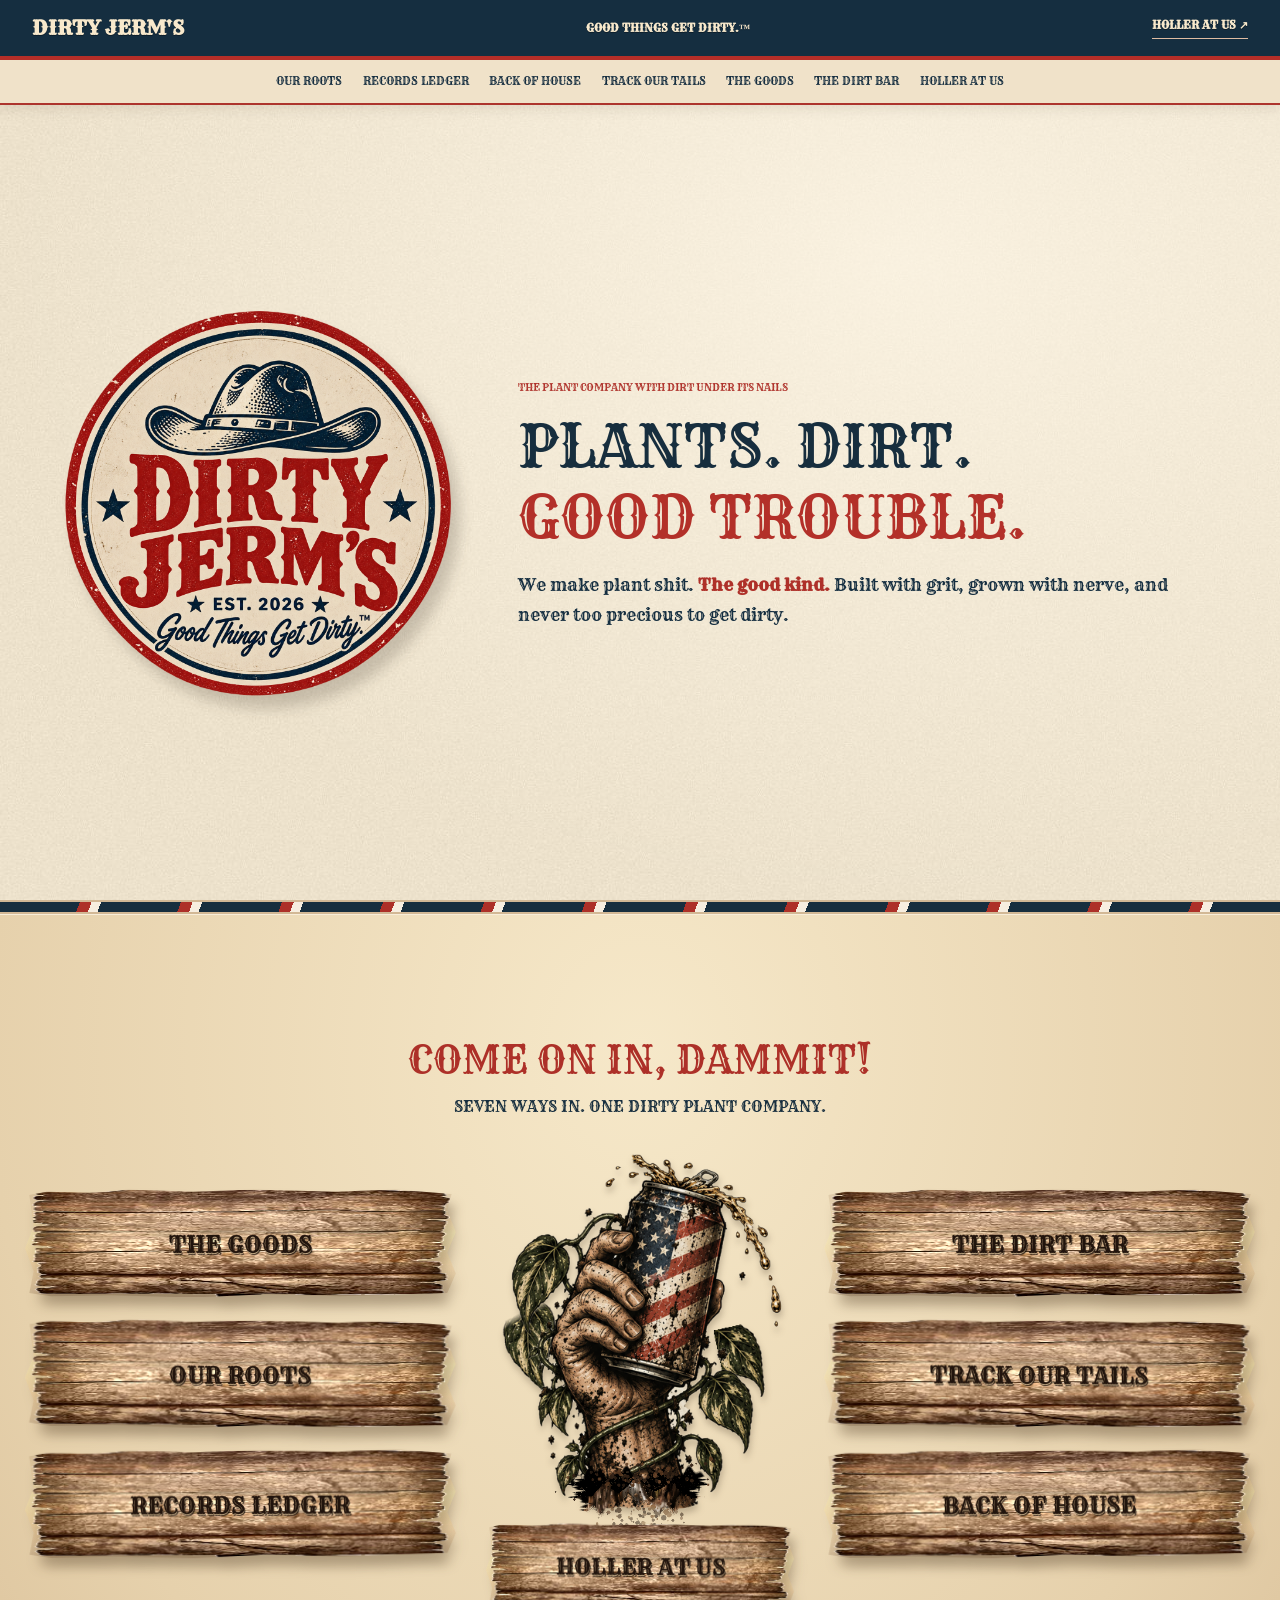
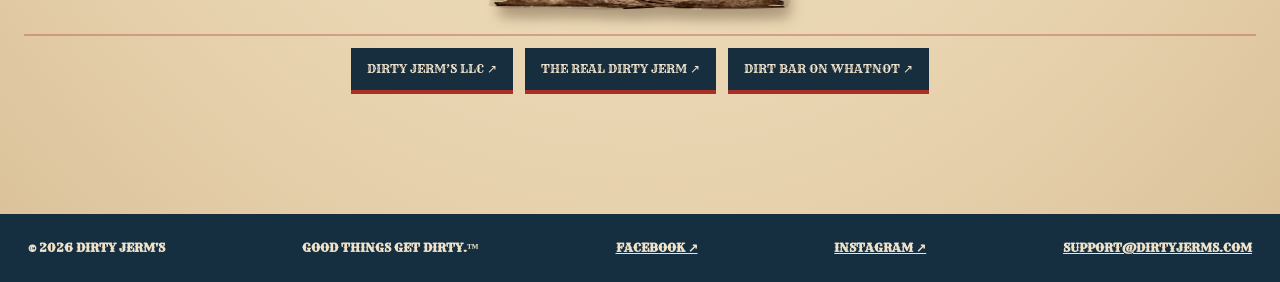
<file: index.html>
<!DOCTYPE html>
<html lang="en"><head><meta charset="utf-8"/><meta content="width=device-width,initial-scale=1" name="viewport"/><meta content="#142d3d" name="theme-color"/><meta content="Dirty Jerm's — plant care with grit, good trouble, and a little dirt under our nails." name="description"/><title>Home | Dirty Jerm's</title><link href="styles.css?v=launch-purchase-20261014" rel="stylesheet"/></head><body><header class="mast"><div class="mast-inner"><a class="brand-word" href="index.html">DIRTY JERM'S</a><span class="motto">GOOD THINGS GET DIRTY.™</span><a class="holler" href="contact.html">HOLLER AT US ↗</a></div></header><nav aria-label="Main navigation" class="site-nav"><a href="story.html">OUR ROOTS</a><a href="green-book.html">RECORDS LEDGER</a><a href="foundry.html">BACK OF HOUSE</a><a href="linkedin.html">TRACK OUR TAILS</a><a href="goods.html">THE GOODS</a><a href="dirt-bar.html">THE DIRT BAR</a><a href="contact.html">HOLLER AT US</a></nav><main><section class="hero"><img alt="Dirty Jerm’s — Good Things Get Dirty" class="hero-logo" height="360" src="assets/dirty-jerms-official-logo-2026.png" width="360"/><div><span class="eyebrow">THE PLANT COMPANY WITH DIRT UNDER ITS NAILS</span><h1>PLANTS. DIRT.<br/><span>GOOD TROUBLE.</span></h1><p class="hero-copy">We make plant shit. <strong>The good kind.</strong> Built with grit, grown with nerve, and never too precious to get dirty.</p></div></section><div aria-hidden="true" class="ribbon"></div><section aria-labelledby="come" class="shop"><div class="shop-inner"><h2 class="come" id="come">COME ON IN, DAMMIT!</h2><p class="subcome">SEVEN WAYS IN. ONE DIRTY PLANT COMPANY.</p><div class="boardroom"><div class="sign-stack left-stack"><a aria-label="Explore THE GOODS" class="sign" href="goods.html"><span class="burn">THE GOODS</span></a>
<a aria-label="Explore OUR ROOTS" class="sign" href="story.html"><span class="burn">OUR ROOTS</span></a>
<a aria-label="Explore RECORDS LEDGER" class="sign" href="green-book.html"><span class="burn">RECORDS LEDGER</span></a></div><div class="planter-center"><div aria-label="A dirt-covered hand clawing up through soil, gripping a vintage American-flag beer can tangled in vines" class="plant-ground"><img alt="Dirt-covered hand rising from the soil holding a stars-and-stripes beer can wrapped in leafy vines" class="planter" height="486" src="assets/dirty-jerms-beer-can-hand-2026.png" width="401"/></div><a aria-label="Explore HOLLER AT US" class="sign" href="contact.html"><span class="burn">HOLLER AT US</span></a></div><div class="sign-stack right-stack"><a aria-label="Explore THE DIRT BAR" class="sign" href="dirt-bar.html"><span class="burn">THE DIRT BAR</span></a>
<a aria-label="Explore TRACK OUR TAILS" class="sign" href="linkedin.html"><span class="burn">TRACK OUR TAILS</span></a>
<a aria-label="Explore BACK OF HOUSE" class="sign" href="foundry.html"><span class="burn">BACK OF HOUSE</span></a></div></div><div aria-label="Find us online" class="quick-trails"><a href="https://www.linkedin.com/company/dirty-jerm-s/" rel="noopener noreferrer" target="_blank">DIRTY JERM’S LLC ↗</a><a href="https://www.linkedin.com/in/anskatej/" rel="noopener noreferrer" target="_blank">THE REAL DIRTY JERM ↗</a><a href="https://www.whatnot.com/user/dirtyjerms" rel="noopener noreferrer" target="_blank">DIRT BAR ON WHATNOT ↗</a></div></div></section></main><footer class="footer"><span>© 2026 DIRTY JERM'S</span><span>GOOD THINGS GET DIRTY.™</span><a href="https://www.facebook.com/profile.php?id=61595433569999" target="_blank" rel="noopener noreferrer" aria-label="Dirty Jerm’s on Facebook">FACEBOOK ↗</a><a href="https://www.instagram.com/dirtyjermsllc/" target="_blank" rel="noopener noreferrer" aria-label="Dirty Jerm’s on Instagram">INSTAGRAM ↗</a><a href="mailto:support@dirtyjerms.com">SUPPORT@DIRTYJERMS.COM</a></footer></body></html>
</file>
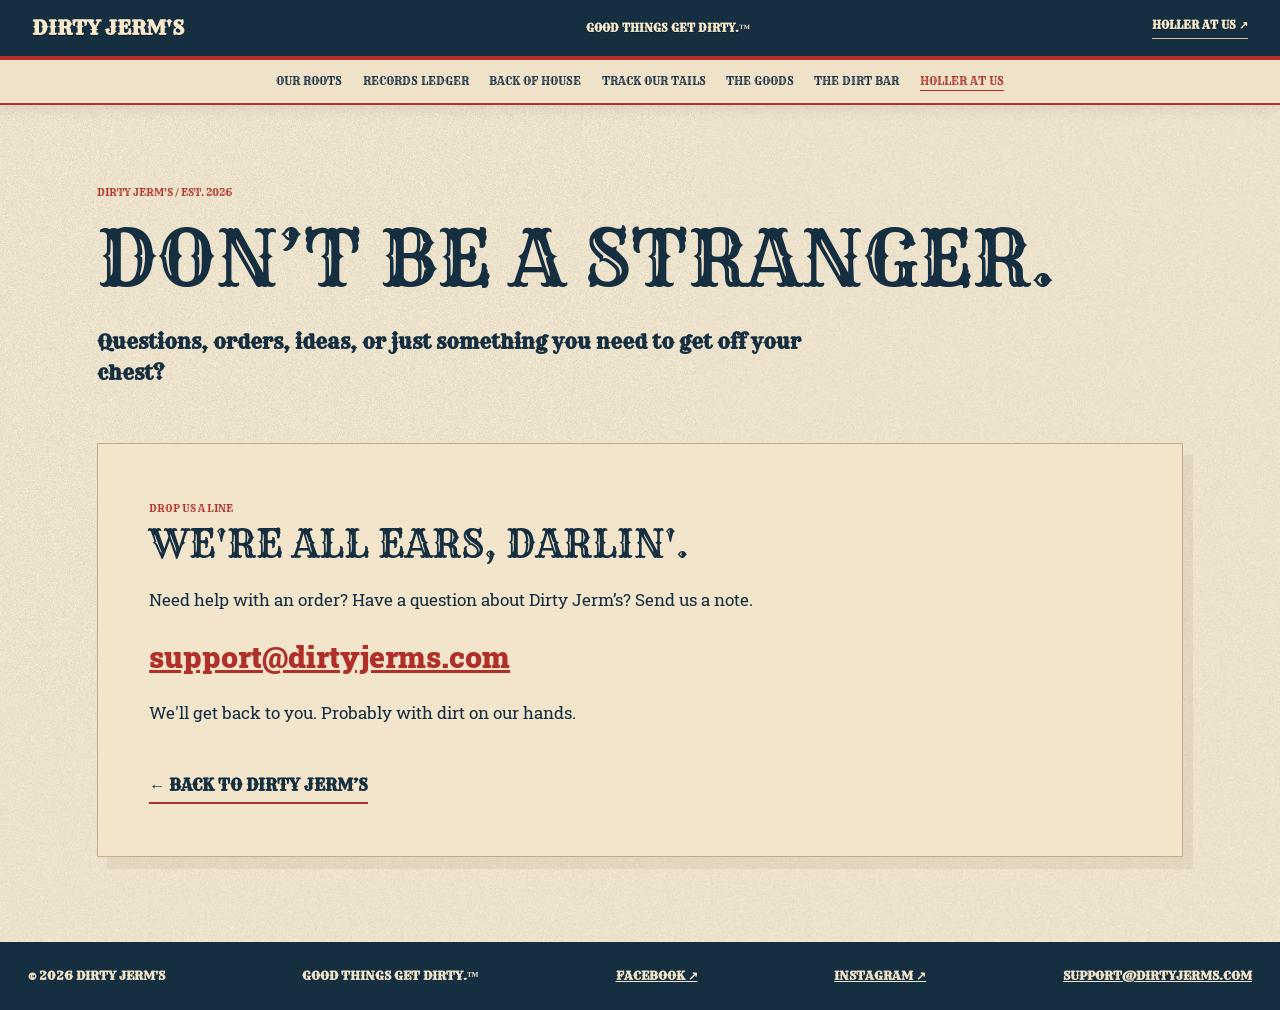
<file: contact.html>
<!DOCTYPE html>
<html lang="en"><head><meta charset="utf-8"/><meta content="width=device-width,initial-scale=1" name="viewport"/><meta content="#142d3d" name="theme-color"/><meta content="Dirty Jerm's — plant care with grit, good trouble, and a little dirt under our nails." name="description"/><title>HOLLER AT US | Dirty Jerm's</title><link href="styles.css?v=launch-purchase-20261014" rel="stylesheet"/></head><body><header class="mast"><div class="mast-inner"><a class="brand-word" href="index.html">DIRTY JERM'S</a><span class="motto">GOOD THINGS GET DIRTY.™</span><a class="holler" href="contact.html">HOLLER AT US ↗</a></div></header><nav aria-label="Main navigation" class="site-nav"><a href="story.html">OUR ROOTS</a><a href="green-book.html">RECORDS LEDGER</a><a href="foundry.html">BACK OF HOUSE</a><a href="linkedin.html">TRACK OUR TAILS</a><a href="goods.html">THE GOODS</a><a href="dirt-bar.html">THE DIRT BAR</a><a aria-current="page" href="contact.html">HOLLER AT US</a></nav><main><section class="page-hero"><span class="eyebrow">DIRTY JERM'S / EST. 2026</span><h1>DON’T BE A STRANGER.</h1><p>Questions, orders, ideas, or just something you need to get off your chest?</p></section><section class="page-body"><div class="sheet"><span class="eyebrow">DROP US A LINE</span><h2>WE'RE ALL EARS, DARLIN'.</h2><p>Need help with an order? Have a question about Dirty Jerm’s? Send us a note.</p><p><a href="mailto:support@dirtyjerms.com" style="font-weight:900;font-size:clamp(18px,3vw,30px);color:var(--red)">support@dirtyjerms.com</a></p><p>We'll get back to you. Probably with dirt on our hands.</p><a class="back" href="index.html">← BACK TO DIRTY JERM’S</a></div></section></main><footer class="footer"><span>© 2026 DIRTY JERM'S</span><span>GOOD THINGS GET DIRTY.™</span><a href="https://www.facebook.com/profile.php?id=61595433569999" target="_blank" rel="noopener noreferrer" aria-label="Dirty Jerm’s on Facebook">FACEBOOK ↗</a><a href="https://www.instagram.com/dirtyjermsllc/" target="_blank" rel="noopener noreferrer" aria-label="Dirty Jerm’s on Instagram">INSTAGRAM ↗</a><a href="mailto:support@dirtyjerms.com">SUPPORT@DIRTYJERMS.COM</a></footer></body></html>
</file>
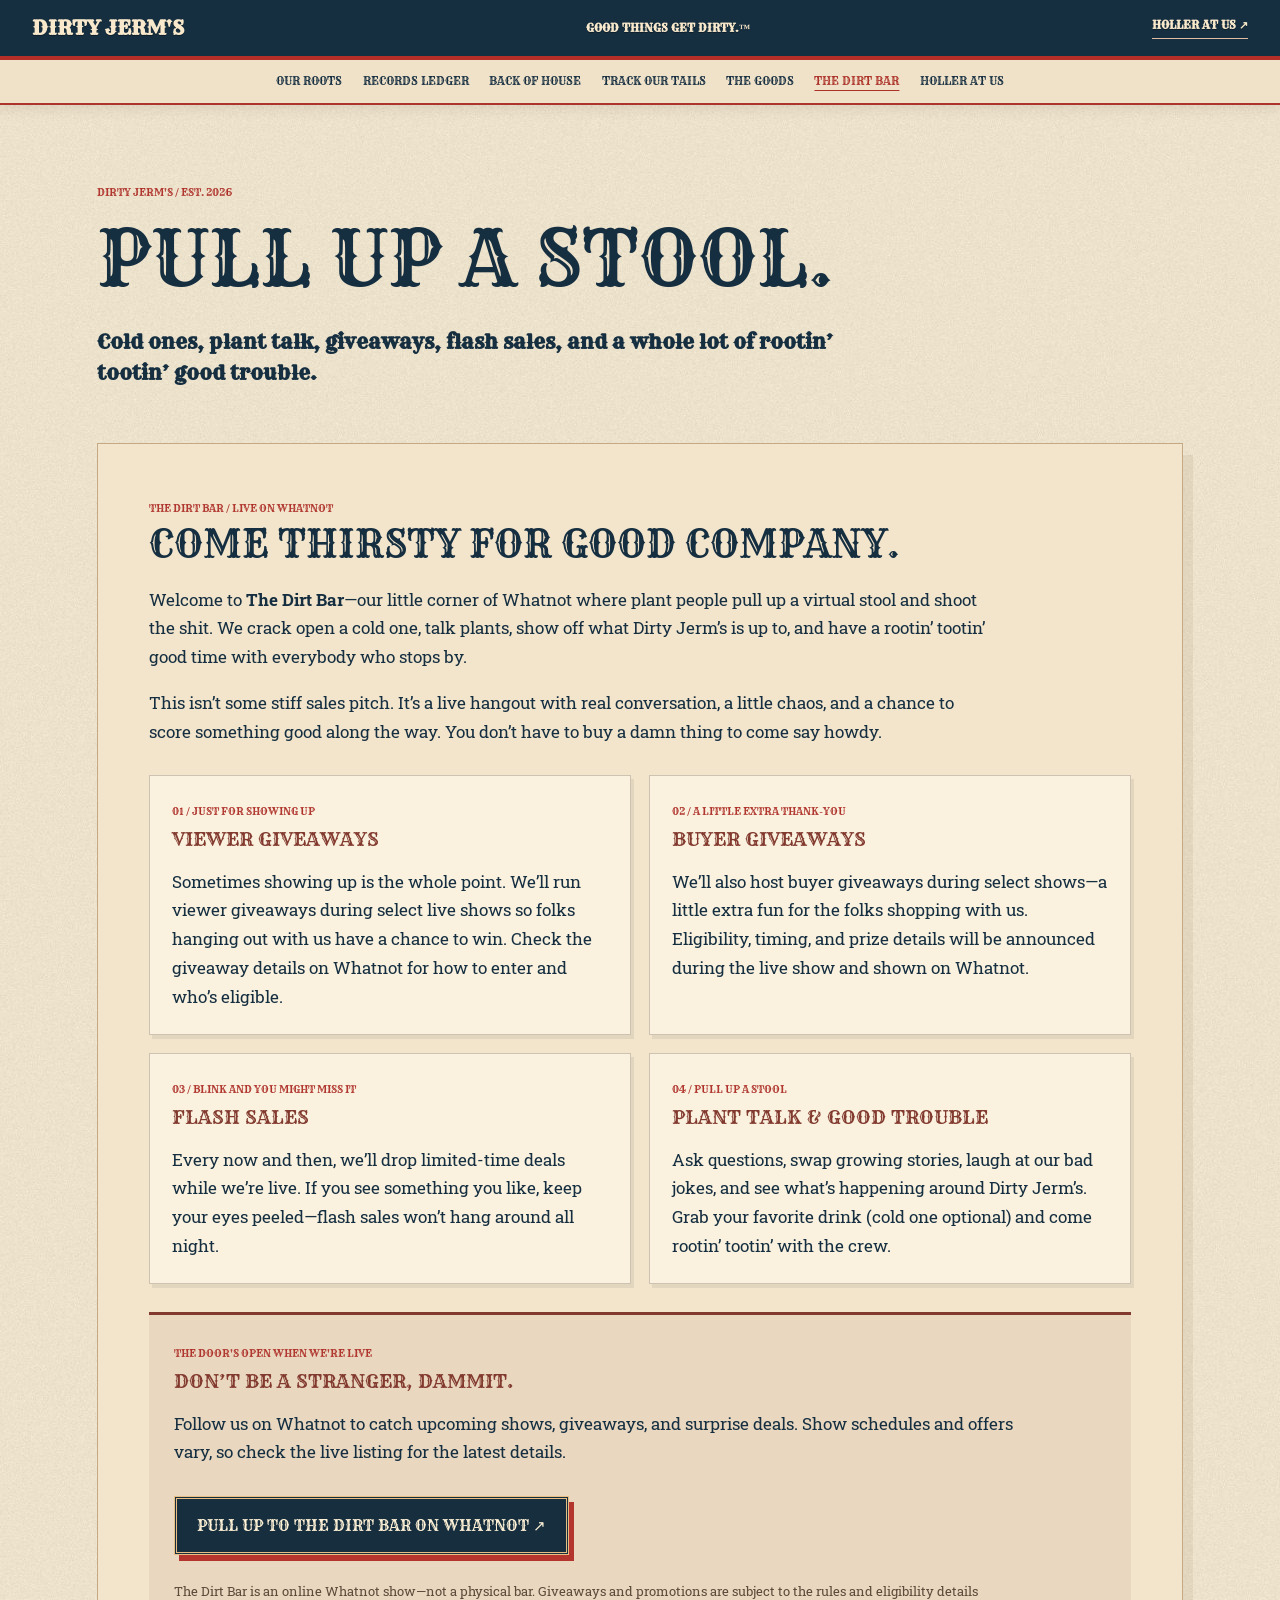
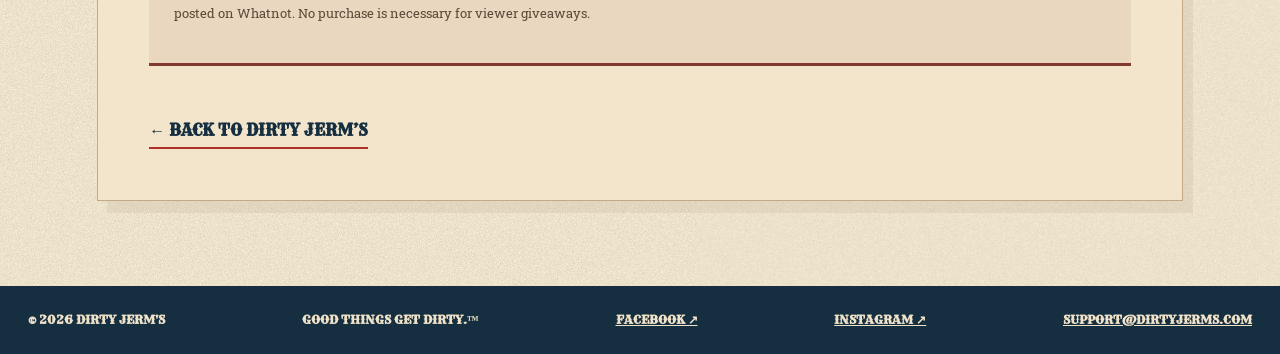
<file: dirt-bar.html>
<!DOCTYPE html>
<html lang="en"><head><meta charset="utf-8"/><meta content="width=device-width,initial-scale=1" name="viewport"/><meta content="#142d3d" name="theme-color"/><meta content="Dirty Jerm's — plant care with grit, good trouble, and a little dirt under our nails." name="description"/><title>THE DIRT BAR | Dirty Jerm's</title><link href="styles.css?v=dirt-bar-expanded-20261014" rel="stylesheet"/></head><body><header class="mast"><div class="mast-inner"><a class="brand-word" href="index.html">DIRTY JERM'S</a><span class="motto">GOOD THINGS GET DIRTY.™</span><a class="holler" href="contact.html">HOLLER AT US ↗</a></div></header><nav aria-label="Main navigation" class="site-nav"><a href="story.html">OUR ROOTS</a><a href="green-book.html">RECORDS LEDGER</a><a href="foundry.html">BACK OF HOUSE</a><a href="linkedin.html">TRACK OUR TAILS</a><a href="goods.html">THE GOODS</a><a aria-current="page" href="dirt-bar.html">THE DIRT BAR</a><a href="contact.html">HOLLER AT US</a></nav><main><section class="page-hero"><span class="eyebrow">DIRTY JERM'S / EST. 2026</span><h1>PULL UP A STOOL.</h1><p>Cold ones, plant talk, giveaways, flash sales, and a whole lot of rootin’ tootin’ good trouble.</p></section><section class="page-body"><div class="sheet dirtbar-sheet">
<span class="eyebrow">THE DIRT BAR / LIVE ON WHATNOT</span>
<h2>COME THIRSTY FOR GOOD COMPANY.</h2>
<p>Welcome to <strong>The Dirt Bar</strong>—our little corner of Whatnot where plant people pull up a virtual stool and shoot the shit. We crack open a cold one, talk plants, show off what Dirty Jerm’s is up to, and have a rootin’ tootin’ good time with everybody who stops by.</p>
<p>This isn’t some stiff sales pitch. It’s a live hangout with real conversation, a little chaos, and a chance to score something good along the way. You don’t have to buy a damn thing to come say howdy.</p>
<div class="dirtbar-grid">
<article class="dirtbar-card"><span class="eyebrow">01 / JUST FOR SHOWING UP</span><h3>VIEWER GIVEAWAYS</h3><p>Sometimes showing up is the whole point. We’ll run viewer giveaways during select live shows so folks hanging out with us have a chance to win. Check the giveaway details on Whatnot for how to enter and who’s eligible.</p></article>
<article class="dirtbar-card"><span class="eyebrow">02 / A LITTLE EXTRA THANK-YOU</span><h3>BUYER GIVEAWAYS</h3><p>We’ll also host buyer giveaways during select shows—a little extra fun for the folks shopping with us. Eligibility, timing, and prize details will be announced during the live show and shown on Whatnot.</p></article>
<article class="dirtbar-card"><span class="eyebrow">03 / BLINK AND YOU MIGHT MISS IT</span><h3>FLASH SALES</h3><p>Every now and then, we’ll drop limited-time deals while we’re live. If you see something you like, keep your eyes peeled—flash sales won’t hang around all night.</p></article>
<article class="dirtbar-card"><span class="eyebrow">04 / PULL UP A STOOL</span><h3>PLANT TALK &amp; GOOD TROUBLE</h3><p>Ask questions, swap growing stories, laugh at our bad jokes, and see what’s happening around Dirty Jerm’s. Grab your favorite drink (cold one optional) and come rootin’ tootin’ with the crew.</p></article>
</div>
<div class="dirtbar-invite"><span class="eyebrow">THE DOOR'S OPEN WHEN WE'RE LIVE</span><h3>DON’T BE A STRANGER, DAMMIT.</h3><p>Follow us on Whatnot to catch upcoming shows, giveaways, and surprise deals. Show schedules and offers vary, so check the live listing for the latest details.</p><a class="action-link" href="https://www.whatnot.com/user/dirtyjerms" rel="noopener noreferrer" target="_blank">PULL UP TO THE DIRT BAR ON WHATNOT ↗</a><p class="fine-print">The Dirt Bar is an online Whatnot show—not a physical bar. Giveaways and promotions are subject to the rules and eligibility details posted on Whatnot. No purchase is necessary for viewer giveaways.</p></div>
<a class="back" href="index.html">← BACK TO DIRTY JERM’S</a>
</div></section></main><footer class="footer"><span>© 2026 DIRTY JERM'S</span><span>GOOD THINGS GET DIRTY.™</span><a href="https://www.facebook.com/profile.php?id=61595433569999" target="_blank" rel="noopener noreferrer" aria-label="Dirty Jerm’s on Facebook">FACEBOOK ↗</a><a href="https://www.instagram.com/dirtyjermsllc/" target="_blank" rel="noopener noreferrer" aria-label="Dirty Jerm’s on Instagram">INSTAGRAM ↗</a><a href="mailto:support@dirtyjerms.com">SUPPORT@DIRTYJERMS.COM</a></footer></body></html>
</file>
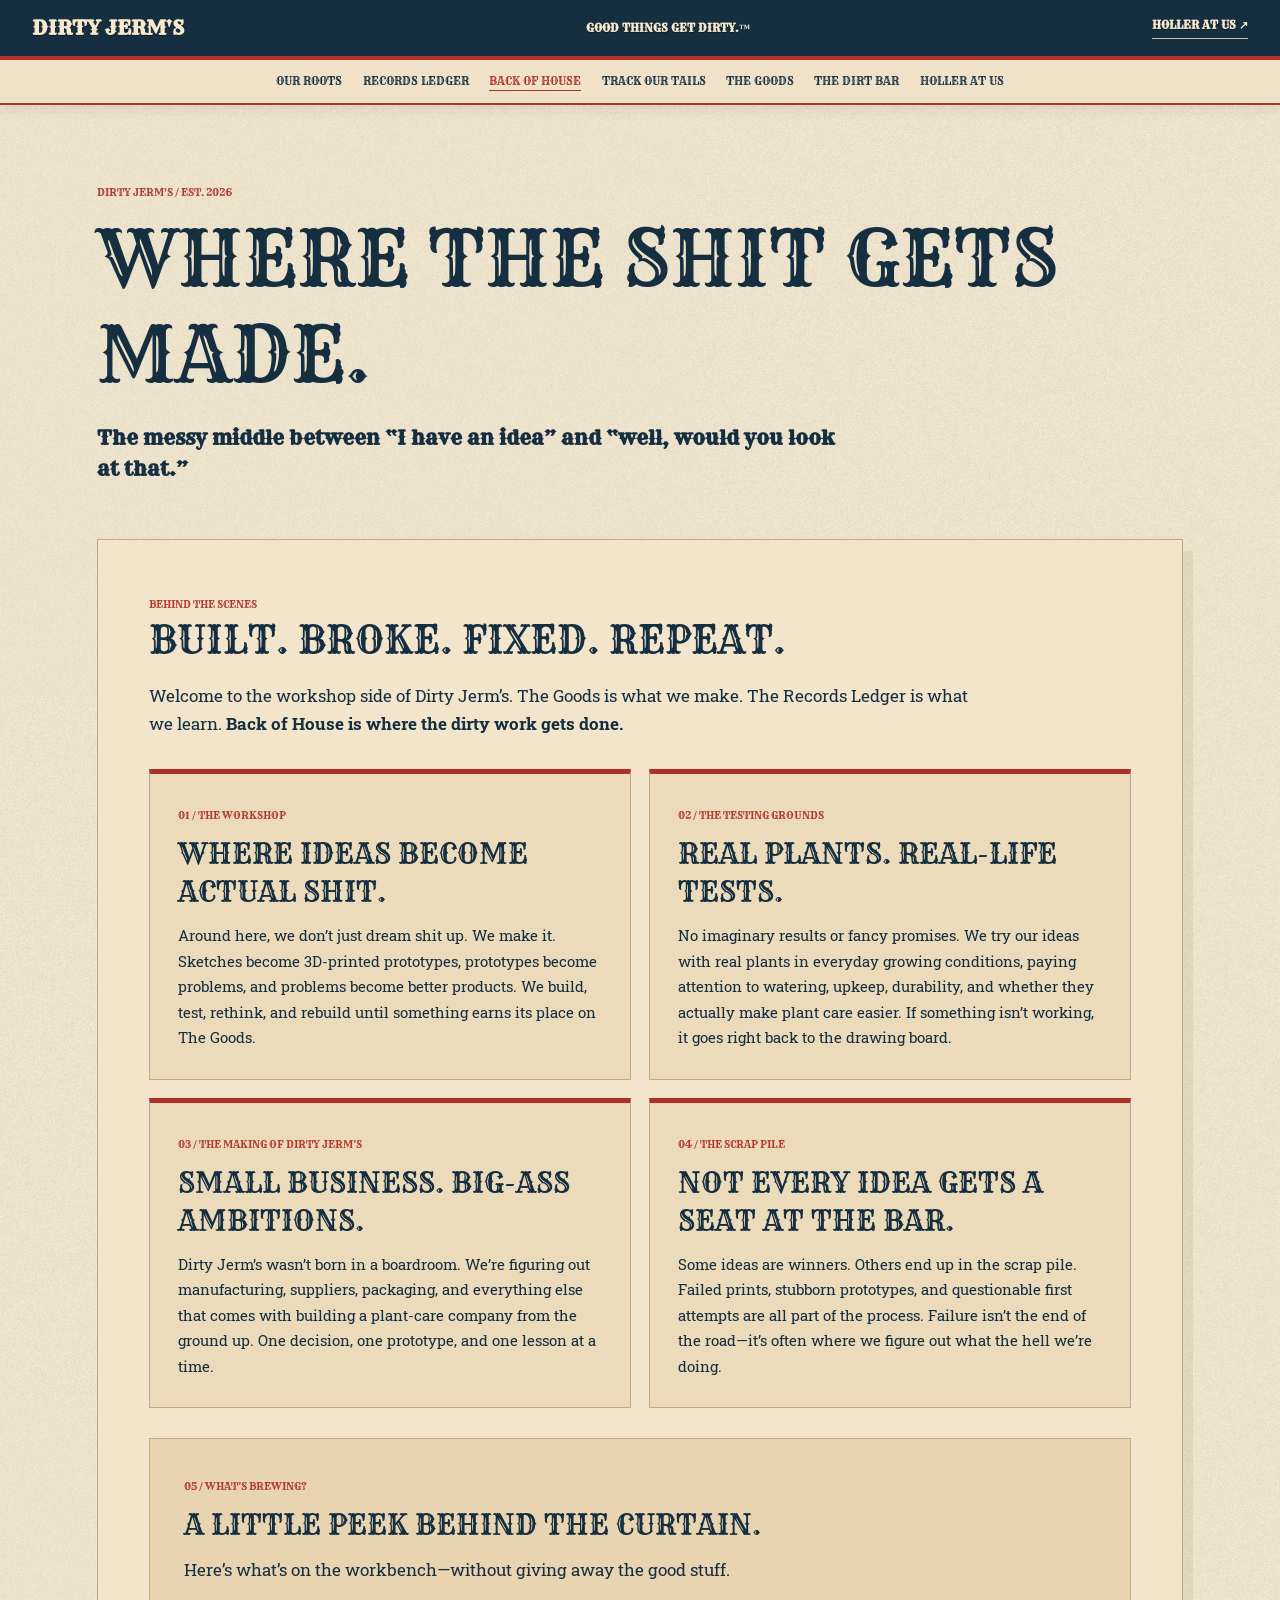
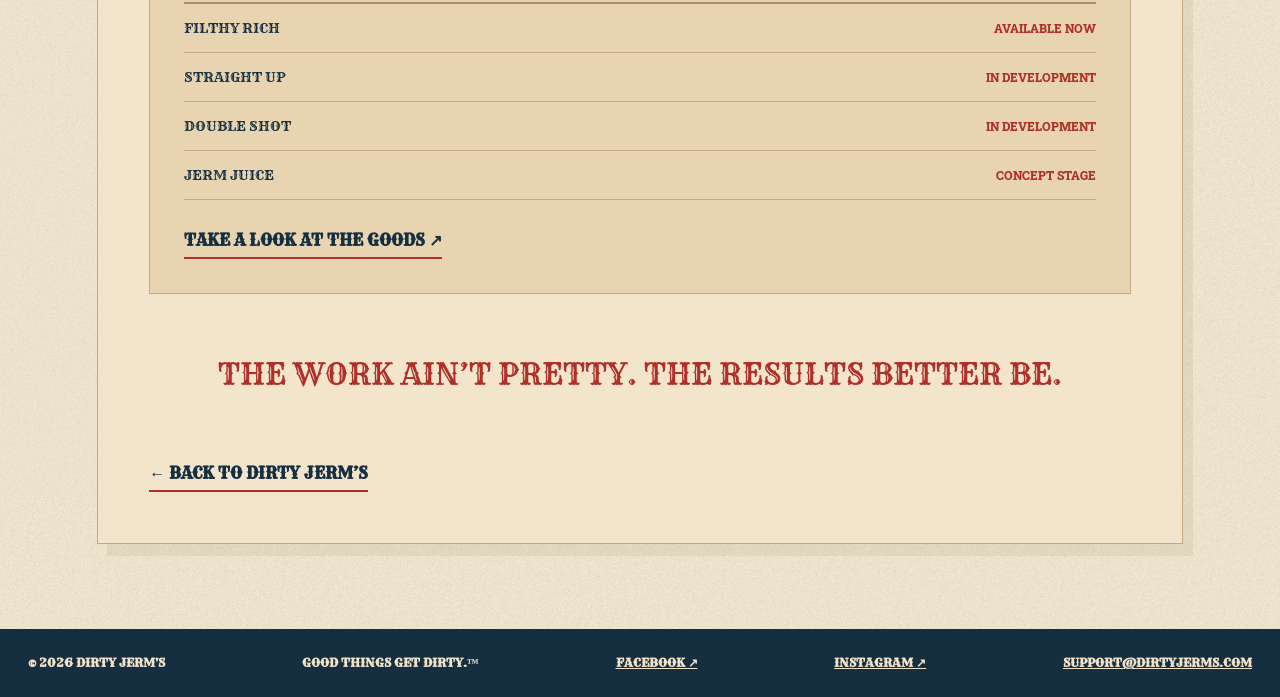
<file: foundry.html>
<!DOCTYPE html>
<html lang="en"><head><meta charset="utf-8"/><meta content="width=device-width,initial-scale=1" name="viewport"/><meta content="#142d3d" name="theme-color"/><meta content="Dirty Jerm's — plant care with grit, good trouble, and a little dirt under our nails." name="description"/><title>BACK OF HOUSE | Dirty Jerm's</title><link href="styles.css?v=back-of-house-20261014" rel="stylesheet"/></head><body><header class="mast"><div class="mast-inner"><a class="brand-word" href="index.html">DIRTY JERM'S</a><span class="motto">GOOD THINGS GET DIRTY.™</span><a class="holler" href="contact.html">HOLLER AT US ↗</a></div></header><nav aria-label="Main navigation" class="site-nav"><a href="story.html">OUR ROOTS</a><a href="green-book.html">RECORDS LEDGER</a><a aria-current="page" href="foundry.html">BACK OF HOUSE</a><a href="linkedin.html">TRACK OUR TAILS</a><a href="goods.html">THE GOODS</a><a href="dirt-bar.html">THE DIRT BAR</a><a href="contact.html">HOLLER AT US</a></nav><main><section class="page-hero"><span class="eyebrow">DIRTY JERM'S / EST. 2026</span><h1>WHERE THE SHIT GETS MADE.</h1><p>The messy middle between “I have an idea” and “well, would you look at that.”</p></section><section class="page-body"><div class="sheet"><span class="eyebrow">BEHIND THE SCENES</span><h2>BUILT. BROKE. FIXED. REPEAT.</h2><p>Welcome to the workshop side of Dirty Jerm’s. The Goods is what we make. The Records Ledger is what we learn. <strong>Back of House is where the dirty work gets done.</strong></p><div class="boh-grid"><article class="boh-card"><span class="eyebrow">01 / THE WORKSHOP</span><h3>WHERE IDEAS BECOME ACTUAL SHIT.</h3><p>Around here, we don’t just dream shit up. We make it. Sketches become 3D-printed prototypes, prototypes become problems, and problems become better products. We build, test, rethink, and rebuild until something earns its place on The Goods.</p></article><article class="boh-card"><span class="eyebrow">02 / THE TESTING GROUNDS</span><h3>REAL PLANTS. REAL-LIFE TESTS.</h3><p>No imaginary results or fancy promises. We try our ideas with real plants in everyday growing conditions, paying attention to watering, upkeep, durability, and whether they actually make plant care easier. If something isn’t working, it goes right back to the drawing board.</p></article><article class="boh-card"><span class="eyebrow">03 / THE MAKING OF DIRTY JERM’S</span><h3>SMALL BUSINESS. BIG-ASS AMBITIONS.</h3><p>Dirty Jerm’s wasn’t born in a boardroom. We’re figuring out manufacturing, suppliers, packaging, and everything else that comes with building a plant-care company from the ground up. One decision, one prototype, and one lesson at a time.</p></article><article class="boh-card"><span class="eyebrow">04 / THE SCRAP PILE</span><h3>NOT EVERY IDEA GETS A SEAT AT THE BAR.</h3><p>Some ideas are winners. Others end up in the scrap pile. Failed prints, stubborn prototypes, and questionable first attempts are all part of the process. Failure isn’t the end of the road—it’s often where we figure out what the hell we’re doing.</p></article></div><section class="boh-brewing"><span class="eyebrow">05 / WHAT’S BREWING?</span><h3>A LITTLE PEEK BEHIND THE CURTAIN.</h3><p>Here’s what’s on the workbench—without giving away the good stuff.</p><div class="boh-statuses"><div class="boh-status-row"><strong>FILTHY RICH</strong><span>AVAILABLE NOW</span></div><div class="boh-status-row"><strong>STRAIGHT UP</strong><span>IN DEVELOPMENT</span></div><div class="boh-status-row"><strong>DOUBLE SHOT</strong><span>IN DEVELOPMENT</span></div><div class="boh-status-row"><strong>JERM JUICE</strong><span>CONCEPT STAGE</span></div></div><a class="back" href="goods.html">TAKE A LOOK AT THE GOODS ↗</a></section><p class="boh-signoff">THE WORK AIN’T PRETTY. THE RESULTS BETTER BE.</p><a class="back" href="index.html">← BACK TO DIRTY JERM’S</a></div></section></main><footer class="footer"><span>© 2026 DIRTY JERM'S</span><span>GOOD THINGS GET DIRTY.™</span><a href="https://www.facebook.com/profile.php?id=61595433569999" target="_blank" rel="noopener noreferrer" aria-label="Dirty Jerm’s on Facebook">FACEBOOK ↗</a><a href="https://www.instagram.com/dirtyjermsllc/" target="_blank" rel="noopener noreferrer" aria-label="Dirty Jerm’s on Instagram">INSTAGRAM ↗</a><a href="mailto:support@dirtyjerms.com">SUPPORT@DIRTYJERMS.COM</a></footer></body></html>
</file>
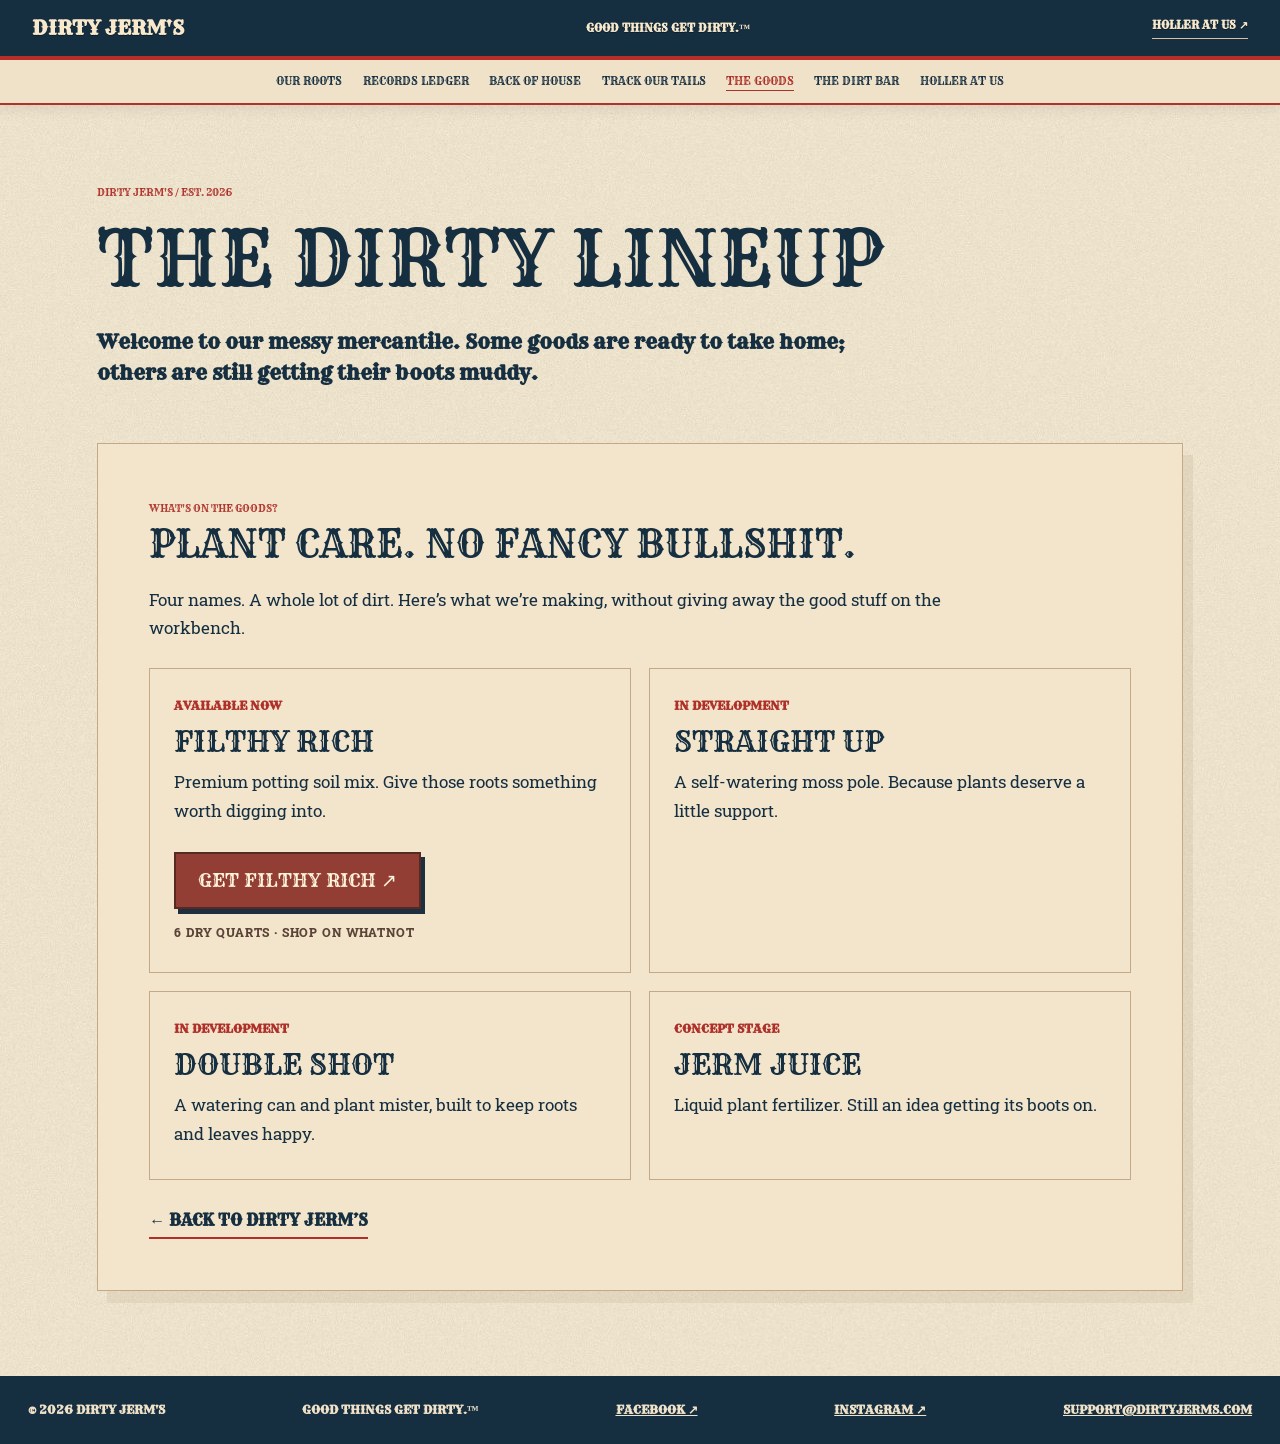
<file: goods.html>
<!DOCTYPE html>
<html lang="en"><head><meta charset="utf-8"/><meta content="width=device-width,initial-scale=1" name="viewport"/><meta content="#142d3d" name="theme-color"/><meta content="Dirty Jerm's — plant care with grit, good trouble, and a little dirt under our nails." name="description"/><title>THE GOODS | Dirty Jerm's</title><link href="styles.css?v=launch-purchase-20261014" rel="stylesheet"/></head><body><header class="mast"><div class="mast-inner"><a class="brand-word" href="index.html">DIRTY JERM'S</a><span class="motto">GOOD THINGS GET DIRTY.™</span><a class="holler" href="contact.html">HOLLER AT US ↗</a></div></header><nav aria-label="Main navigation" class="site-nav"><a href="story.html">OUR ROOTS</a><a href="green-book.html">RECORDS LEDGER</a><a href="foundry.html">BACK OF HOUSE</a><a href="linkedin.html">TRACK OUR TAILS</a><a aria-current="page" href="goods.html">THE GOODS</a><a href="dirt-bar.html">THE DIRT BAR</a><a href="contact.html">HOLLER AT US</a></nav><main><section class="page-hero"><span class="eyebrow">DIRTY JERM'S / EST. 2026</span><h1>THE DIRTY LINEUP</h1><p>Welcome to our messy mercantile. Some goods are ready to take home; others are still getting their boots muddy.</p></section><section class="page-body"><div class="sheet"><span class="eyebrow">WHAT'S ON THE GOODS?</span><h2>PLANT CARE. NO FANCY BULLSHIT.</h2><p>Four names. A whole lot of dirt. Here’s what we’re making, without giving away the good stuff on the workbench.</p><div class="tiles"><article class="tile"><span class="status">AVAILABLE NOW</span><h3>FILTHY RICH</h3><p>Premium potting soil mix. Give those roots something worth digging into.</p><a class="buy-filthy-rich" href="https://www.whatnot.com/listing/TGlzdGluZ05vZGU6MjM2Mjc5NDkxNg==?referringSource=profile" target="_blank" rel="noopener noreferrer" aria-label="Buy FILTHY RICH potting soil mix on Whatnot">GET FILTHY RICH ↗</a><p class="purchase-note">6 DRY QUARTS · SHOP ON WHATNOT</p></article><article class="tile"><span class="status">IN DEVELOPMENT</span><h3>STRAIGHT UP</h3><p>A self-watering moss pole. Because plants deserve a little support.</p></article><article class="tile"><span class="status">IN DEVELOPMENT</span><h3>DOUBLE SHOT</h3><p>A watering can and plant mister, built to keep roots and leaves happy.</p></article><article class="tile"><span class="status">CONCEPT STAGE</span><h3>JERM JUICE</h3><p>Liquid plant fertilizer. Still an idea getting its boots on.</p></article></div><a class="back" href="index.html">← BACK TO DIRTY JERM’S</a></div></section></main><footer class="footer"><span>© 2026 DIRTY JERM'S</span><span>GOOD THINGS GET DIRTY.™</span><a href="https://www.facebook.com/profile.php?id=61595433569999" target="_blank" rel="noopener noreferrer" aria-label="Dirty Jerm’s on Facebook">FACEBOOK ↗</a><a href="https://www.instagram.com/dirtyjermsllc/" target="_blank" rel="noopener noreferrer" aria-label="Dirty Jerm’s on Instagram">INSTAGRAM ↗</a><a href="mailto:support@dirtyjerms.com">SUPPORT@DIRTYJERMS.COM</a></footer></body></html>
</file>
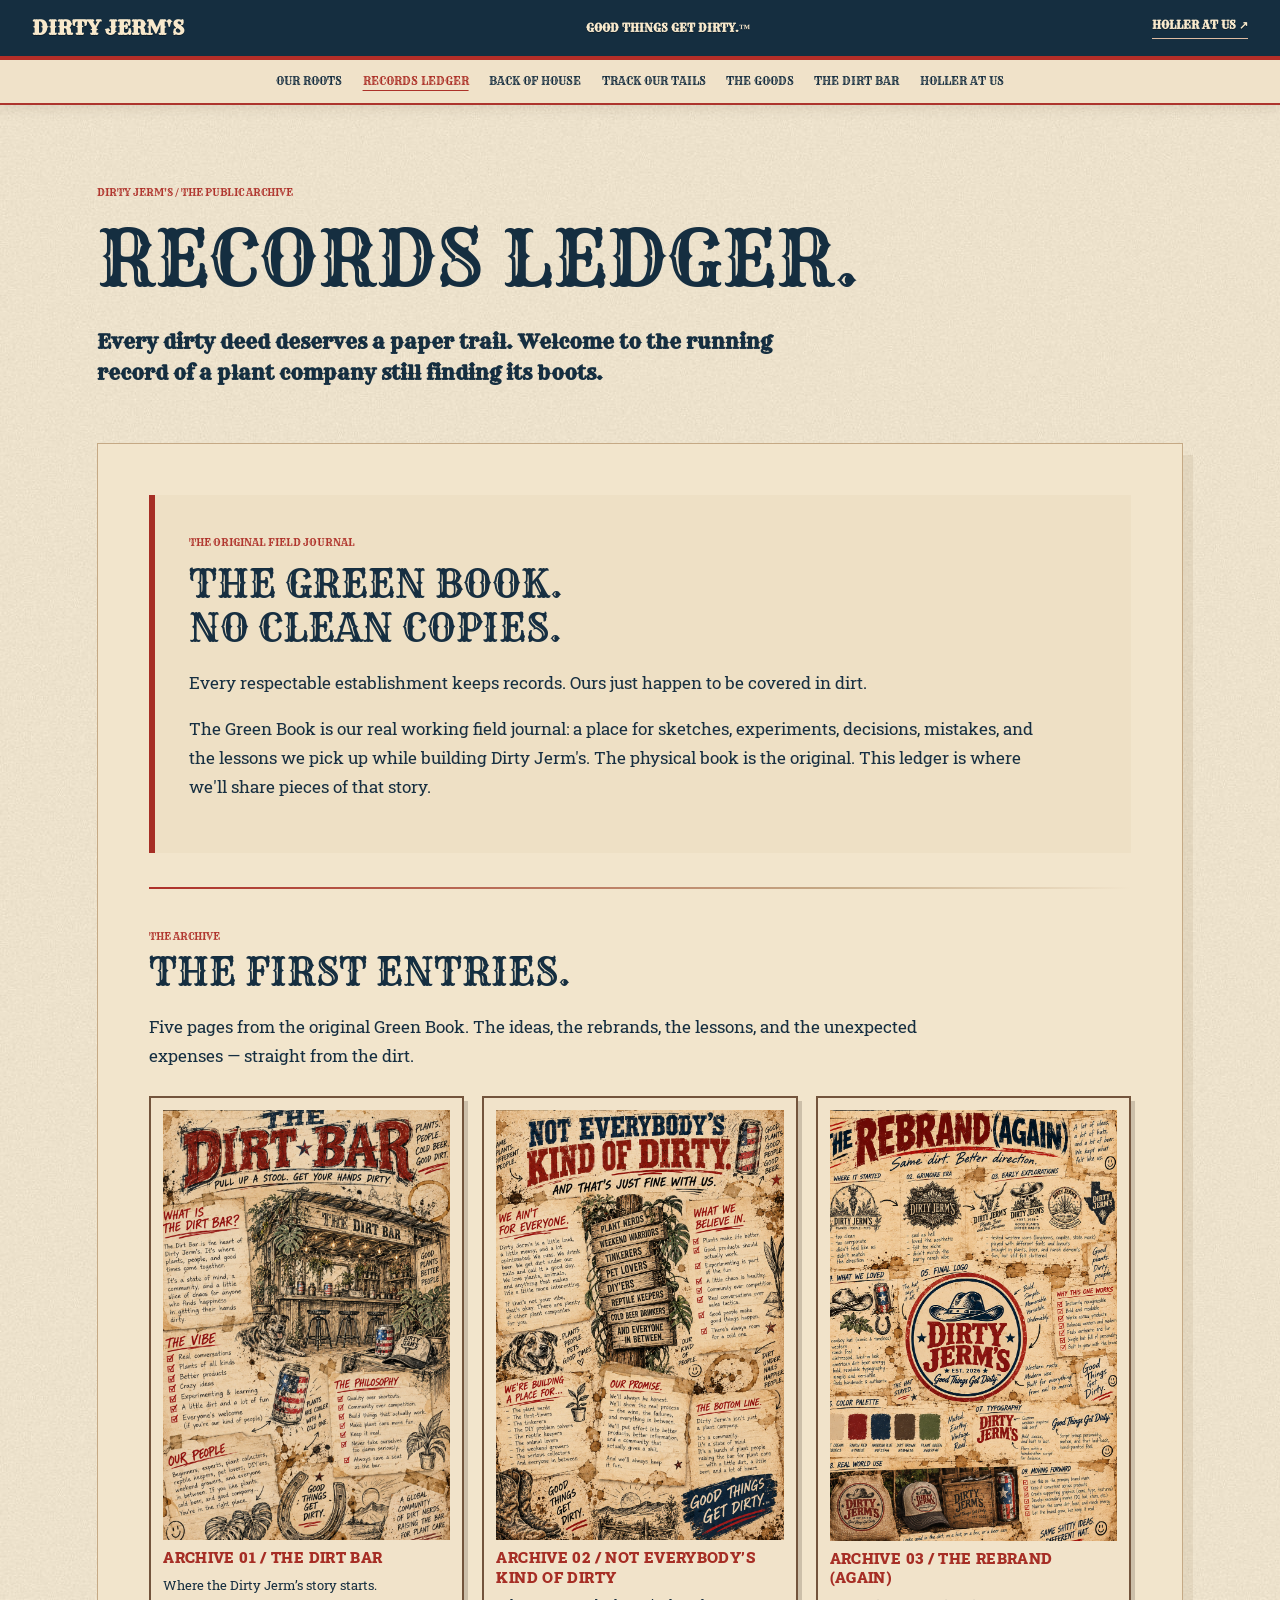
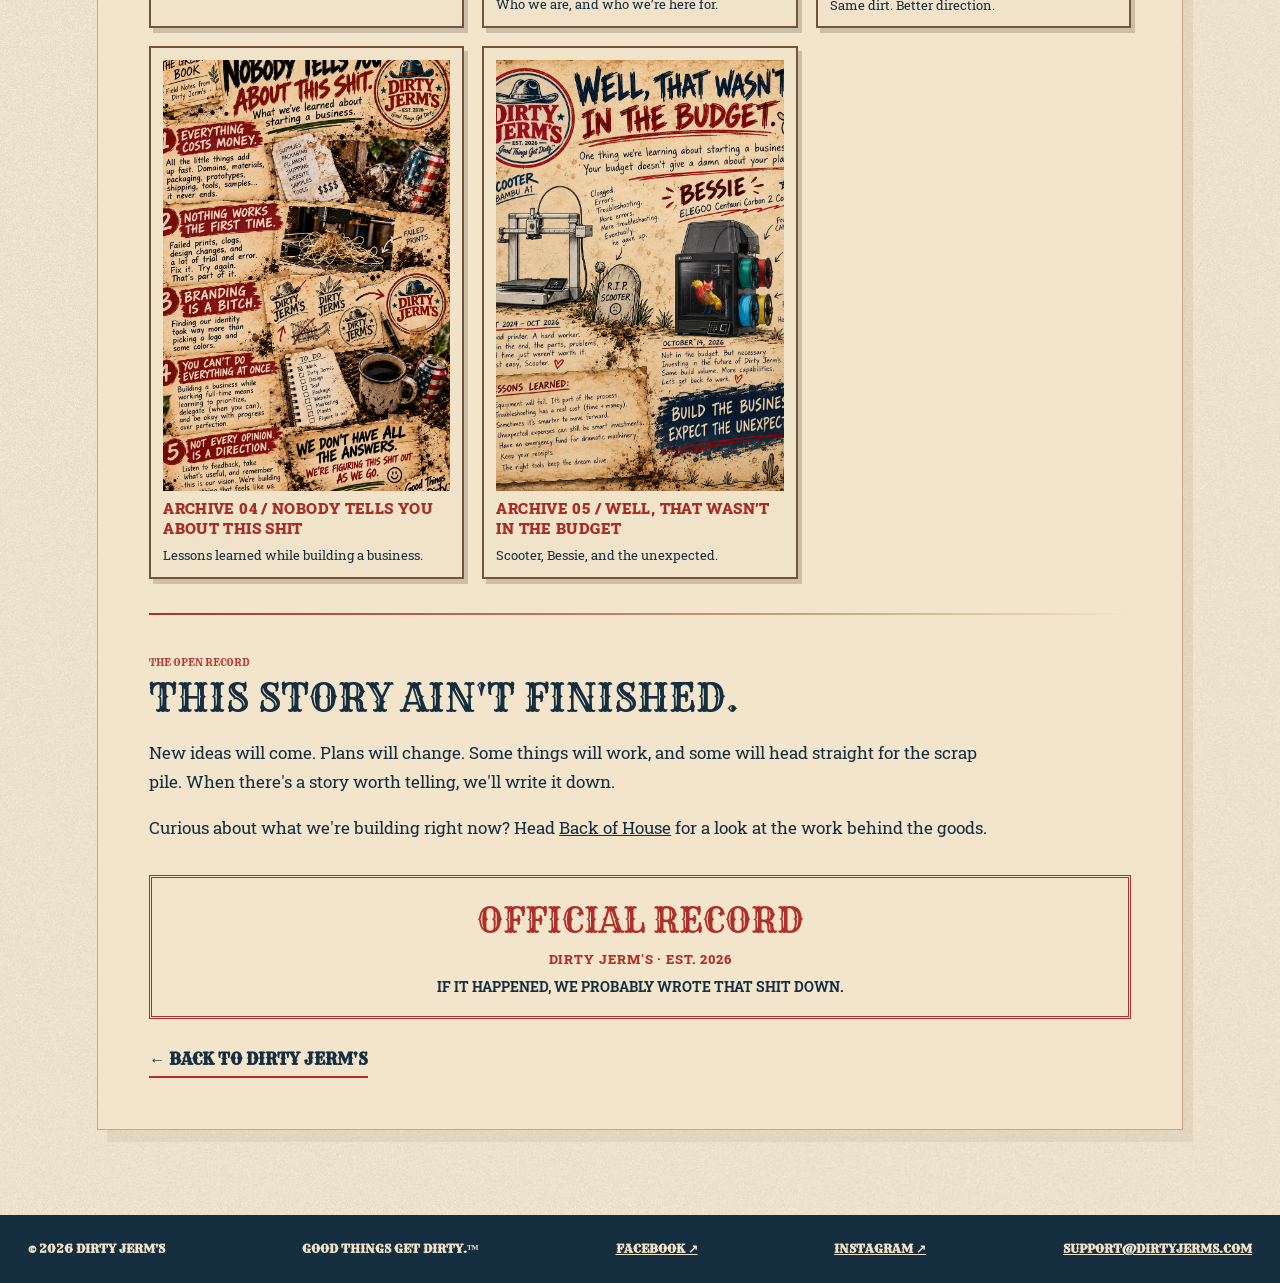
<file: green-book.html>
<!DOCTYPE html>

<html lang="en"><head><meta charset="utf-8"/><meta content="width=device-width,initial-scale=1" name="viewport"/><meta content="#142d3d" name="theme-color"/><meta content="Dirty Jerm's — plant care with grit, good trouble, and a little dirt under our nails." name="description"/><title>RECORDS LEDGER | Dirty Jerm's</title><link href="styles.css?v=greenbook-edge-cleanup-20261015" rel="stylesheet"/></head><body><header class="mast"><div class="mast-inner"><a class="brand-word" href="index.html">DIRTY JERM'S</a><span class="motto">GOOD THINGS GET DIRTY.™</span><a class="holler" href="contact.html">HOLLER AT US ↗</a></div></header><nav aria-label="Main navigation" class="site-nav"><a href="story.html">OUR ROOTS</a><a aria-current="page" href="green-book.html">RECORDS LEDGER</a><a href="foundry.html">BACK OF HOUSE</a><a href="linkedin.html">TRACK OUR TAILS</a><a href="goods.html">THE GOODS</a><a href="dirt-bar.html">THE DIRT BAR</a><a href="contact.html">HOLLER AT US</a></nav><main><section class="page-hero"><span class="eyebrow">DIRTY JERM'S / THE PUBLIC ARCHIVE</span><h1>RECORDS LEDGER.</h1><p>Every dirty deed deserves a paper trail. Welcome to the running record of a plant company still finding its boots.</p></section><section class="page-body"><div class="sheet ledger-sheet">
<div class="green ledger-feature"><span class="eyebrow">THE ORIGINAL FIELD JOURNAL</span><h2>THE GREEN BOOK.<br/>NO CLEAN COPIES.</h2><p>Every respectable establishment keeps records. Ours just happen to be covered in dirt.</p><p>The Green Book is our real working field journal: a place for sketches, experiments, decisions, mistakes, and the lessons we pick up while building Dirty Jerm's. The physical book is the original. This ledger is where we'll share pieces of that story.</p></div>
<div class="ledger-rule"></div>
<span class="eyebrow">THE ARCHIVE</span><h2>THE FIRST ENTRIES.</h2><p>Five pages from the original Green Book. The ideas, the rebrands, the lessons, and the unexpected expenses — straight from the dirt.</p><div aria-label="Green Book archive pages" class="greenbook-archive-grid"><a aria-label="Open Green Book archive entry 01: THE DIRT BAR" class="greenbook-archive-card" href="assets/green-book-archive/01-the-dirt-bar.png" rel="noopener" target="_blank"><img alt="Dirty Jerm’s Green Book page: THE DIRT BAR" loading="lazy" src="assets/green-book-archive/01-the-dirt-bar.png"/><span class="greenbook-archive-label">ARCHIVE 01 / THE DIRT BAR</span><span class="greenbook-archive-caption">Where the Dirty Jerm’s story starts.</span></a><a aria-label="Open Green Book archive entry 02: NOT EVERYBODY’S KIND OF DIRTY" class="greenbook-archive-card" href="assets/green-book-archive/02-not-everybodys-kind-of-dirty.png" rel="noopener" target="_blank"><img alt="Dirty Jerm’s Green Book page: NOT EVERYBODY’S KIND OF DIRTY" loading="lazy" src="assets/green-book-archive/02-not-everybodys-kind-of-dirty.png"/><span class="greenbook-archive-label">ARCHIVE 02 / NOT EVERYBODY’S KIND OF DIRTY</span><span class="greenbook-archive-caption">Who we are, and who we’re here for.</span></a><a aria-label="Open Green Book archive entry 03: THE REBRAND (AGAIN)" class="greenbook-archive-card" href="assets/green-book-archive/03-the-rebrand-again.png" rel="noopener" target="_blank"><img alt="Dirty Jerm’s Green Book page: THE REBRAND (AGAIN)" loading="lazy" src="assets/green-book-archive/03-the-rebrand-again.png"/><span class="greenbook-archive-label">ARCHIVE 03 / THE REBRAND (AGAIN)</span><span class="greenbook-archive-caption">Same dirt. Better direction.</span></a><a aria-label="Open Green Book archive entry 04: NOBODY TELLS YOU ABOUT THIS SHIT" class="greenbook-archive-card" href="assets/green-book-archive/04-nobody-tells-you.png" rel="noopener" target="_blank"><img alt="Dirty Jerm’s Green Book page: NOBODY TELLS YOU ABOUT THIS SHIT" loading="lazy" src="assets/green-book-archive/04-nobody-tells-you.png"/><span class="greenbook-archive-label">ARCHIVE 04 / NOBODY TELLS YOU ABOUT THIS SHIT</span><span class="greenbook-archive-caption">Lessons learned while building a business.</span></a><a aria-label="Open Green Book archive entry 05: WELL, THAT WASN’T IN THE BUDGET" class="greenbook-archive-card" href="assets/green-book-archive/05-not-in-the-budget.png" rel="noopener" target="_blank"><img alt="Dirty Jerm’s Green Book page: WELL, THAT WASN’T IN THE BUDGET" loading="lazy" src="assets/green-book-archive/05-not-in-the-budget.png"/><span class="greenbook-archive-label">ARCHIVE 05 / WELL, THAT WASN’T IN THE BUDGET</span><span class="greenbook-archive-caption">Scooter, Bessie, and the unexpected.</span></a></div>


<div class="ledger-rule"></div><span class="eyebrow">THE OPEN RECORD</span><h2>THIS STORY AIN'T FINISHED.</h2><p>New ideas will come. Plans will change. Some things will work, and some will head straight for the scrap pile. When there's a story worth telling, we'll write it down.</p><p>Curious about what we're building right now? Head <a href="foundry.html">Back of House</a> for a look at the work behind the goods.</p>
<div class="ledger-seal"><strong>OFFICIAL RECORD</strong><span>DIRTY JERM'S · EST. 2026</span><em>IF IT HAPPENED, WE PROBABLY WROTE THAT SHIT DOWN.</em></div>
<a class="back" href="index.html">← BACK TO DIRTY JERM'S</a>
</div></section></main><footer class="footer"><span>© 2026 DIRTY JERM'S</span><span>GOOD THINGS GET DIRTY.™</span><a href="https://www.facebook.com/profile.php?id=61595433569999" target="_blank" rel="noopener noreferrer" aria-label="Dirty Jerm’s on Facebook">FACEBOOK ↗</a><a href="https://www.instagram.com/dirtyjermsllc/" target="_blank" rel="noopener noreferrer" aria-label="Dirty Jerm’s on Instagram">INSTAGRAM ↗</a><a href="mailto:support@dirtyjerms.com">SUPPORT@DIRTYJERMS.COM</a></footer></body></html>
</file>
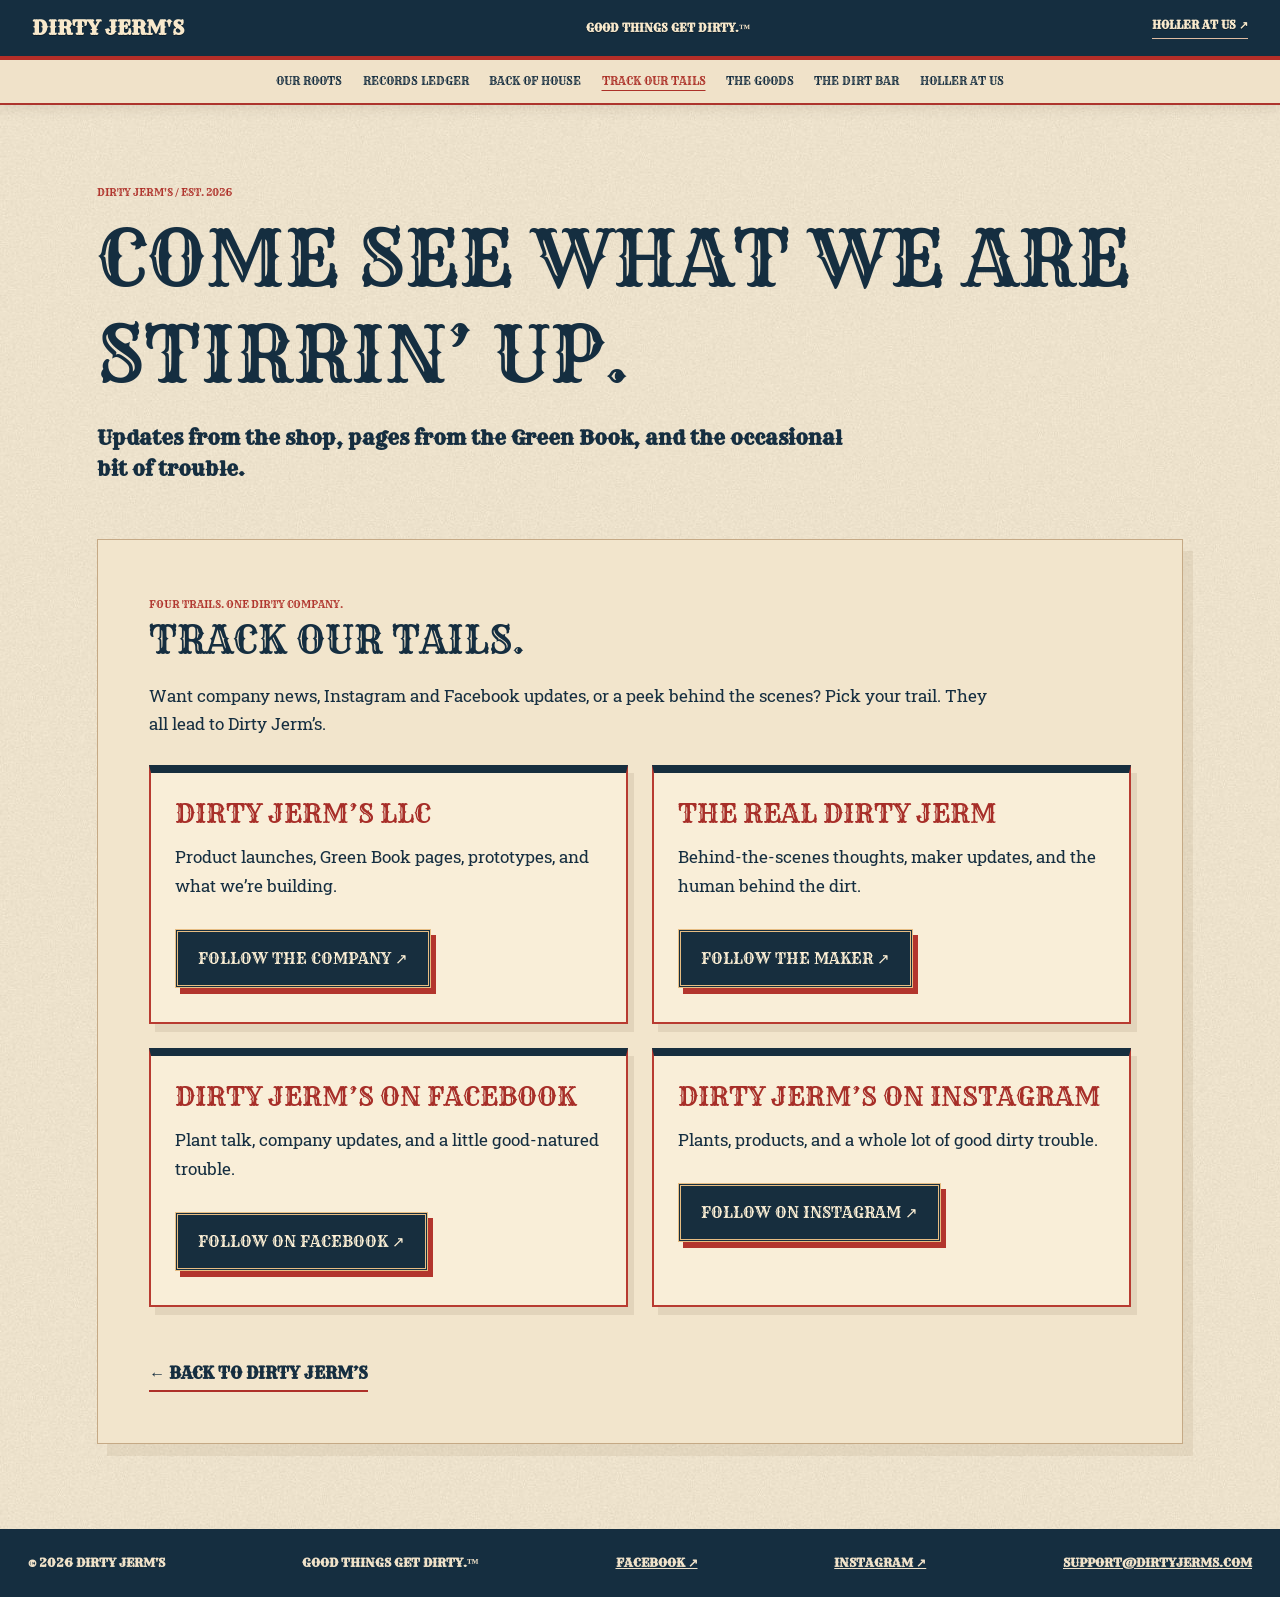
<file: linkedin.html>
<!DOCTYPE html>
<html lang="en"><head><meta charset="utf-8"/><meta content="width=device-width,initial-scale=1" name="viewport"/><meta content="#142d3d" name="theme-color"/><meta content="Dirty Jerm's — plant care with grit, good trouble, and a little dirt under our nails." name="description"/><title>TRACK OUR TAILS | Dirty Jerm's</title><link href="styles.css?v=launch-purchase-20261014" rel="stylesheet"/></head><body><header class="mast"><div class="mast-inner"><a class="brand-word" href="index.html">DIRTY JERM'S</a><span class="motto">GOOD THINGS GET DIRTY.™</span><a class="holler" href="contact.html">HOLLER AT US ↗</a></div></header><nav aria-label="Main navigation" class="site-nav"><a href="story.html">OUR ROOTS</a><a href="green-book.html">RECORDS LEDGER</a><a href="foundry.html">BACK OF HOUSE</a><a aria-current="page" href="linkedin.html">TRACK OUR TAILS</a><a href="goods.html">THE GOODS</a><a href="dirt-bar.html">THE DIRT BAR</a><a href="contact.html">HOLLER AT US</a></nav><main><section class="page-hero"><span class="eyebrow">DIRTY JERM'S / EST. 2026</span><h1>COME SEE WHAT WE ARE STIRRIN’ UP.</h1><p>Updates from the shop, pages from the Green Book, and the occasional bit of trouble.</p></section><section class="page-body"><div class="sheet"><span class="eyebrow">FOUR TRAILS. ONE DIRTY COMPANY.</span><h2>TRACK OUR TAILS.</h2><p>Want company news, Instagram and Facebook updates, or a peek behind the scenes? Pick your trail. They all lead to Dirty Jerm’s.</p><div class="social-grid"><article class="social-card"><h3>DIRTY JERM’S LLC</h3><p>Product launches, Green Book pages, prototypes, and what we’re building.</p><a class="action-link" href="https://www.linkedin.com/company/dirty-jerm-s/" rel="noopener noreferrer" target="_blank">FOLLOW THE COMPANY ↗</a></article><article class="social-card"><h3>THE REAL DIRTY JERM</h3><p>Behind-the-scenes thoughts, maker updates, and the human behind the dirt.</p><a class="action-link" href="https://www.linkedin.com/in/anskatej/" rel="noopener noreferrer" target="_blank">FOLLOW THE MAKER ↗</a></article><article class="social-card"><h3>DIRTY JERM’S ON FACEBOOK</h3><p>Plant talk, company updates, and a little good-natured trouble.</p><a class="action-link" href="https://www.facebook.com/profile.php?id=61595433569999" rel="noopener noreferrer" target="_blank">FOLLOW ON FACEBOOK ↗</a></article><article class="social-card"><h3>DIRTY JERM’S ON INSTAGRAM</h3><p>Plants, products, and a whole lot of good dirty trouble.</p><a class="action-link" href="https://www.instagram.com/dirtyjermsllc/" rel="noopener noreferrer" target="_blank">FOLLOW ON INSTAGRAM ↗</a></article></div><a class="back" href="index.html">← BACK TO DIRTY JERM’S</a></div></section></main><footer class="footer"><span>© 2026 DIRTY JERM'S</span><span>GOOD THINGS GET DIRTY.™</span><a href="https://www.facebook.com/profile.php?id=61595433569999" target="_blank" rel="noopener noreferrer" aria-label="Dirty Jerm’s on Facebook">FACEBOOK ↗</a><a href="https://www.instagram.com/dirtyjermsllc/" target="_blank" rel="noopener noreferrer" aria-label="Dirty Jerm’s on Instagram">INSTAGRAM ↗</a><a href="mailto:support@dirtyjerms.com">SUPPORT@DIRTYJERMS.COM</a></footer></body></html>
</file>
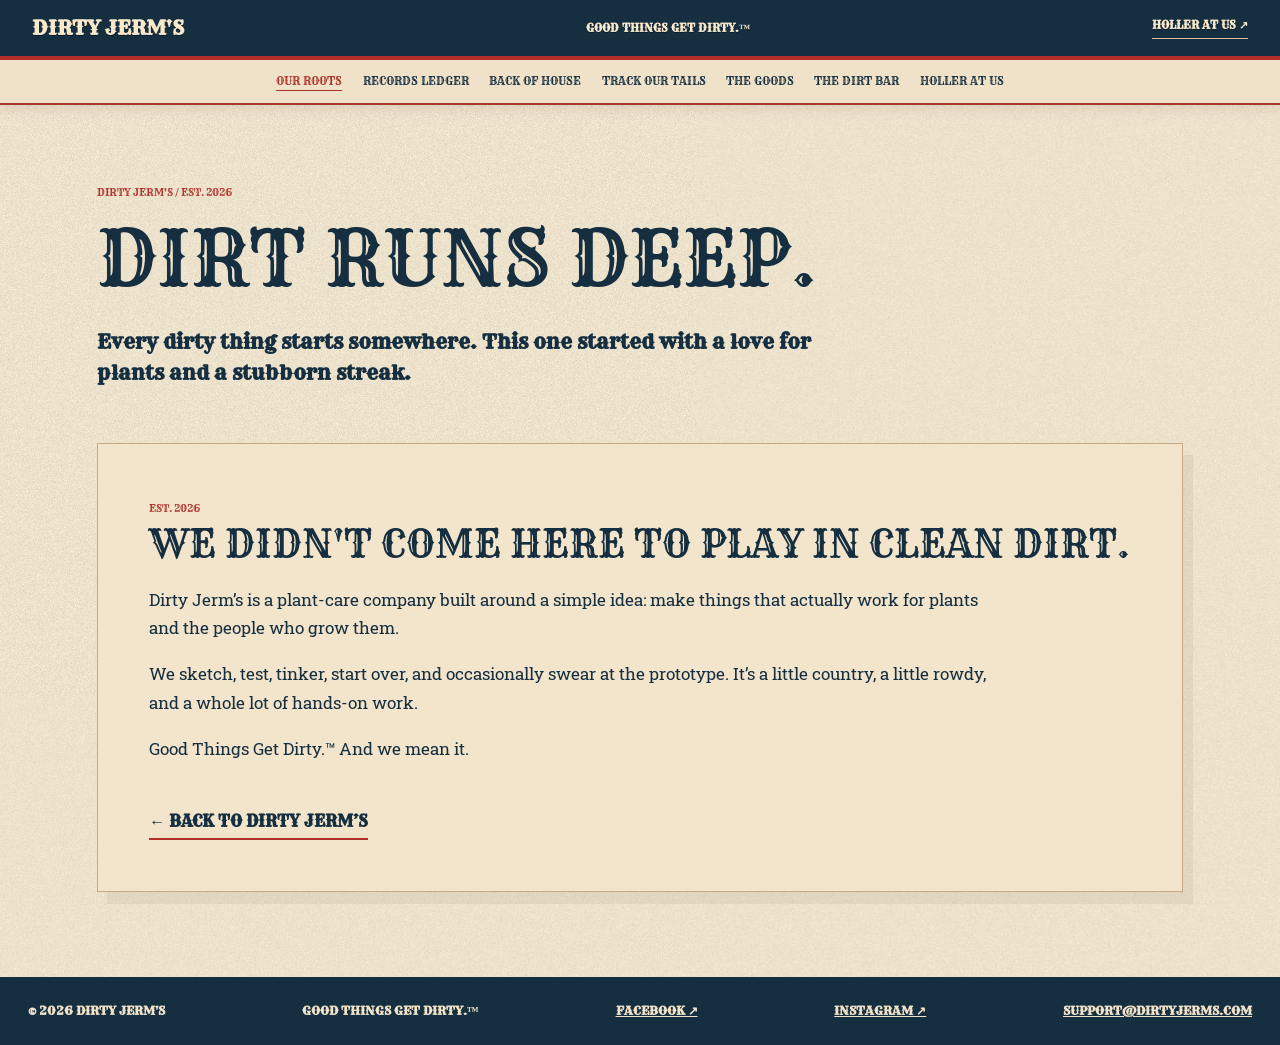
<file: story.html>
<!DOCTYPE html>
<html lang="en"><head><meta charset="utf-8"/><meta content="width=device-width,initial-scale=1" name="viewport"/><meta content="#142d3d" name="theme-color"/><meta content="Dirty Jerm's — plant care with grit, good trouble, and a little dirt under our nails." name="description"/><title>OUR ROOTS | Dirty Jerm's</title><link href="styles.css?v=launch-purchase-20261014" rel="stylesheet"/></head><body><header class="mast"><div class="mast-inner"><a class="brand-word" href="index.html">DIRTY JERM'S</a><span class="motto">GOOD THINGS GET DIRTY.™</span><a class="holler" href="contact.html">HOLLER AT US ↗</a></div></header><nav aria-label="Main navigation" class="site-nav"><a aria-current="page" href="story.html">OUR ROOTS</a><a href="green-book.html">RECORDS LEDGER</a><a href="foundry.html">BACK OF HOUSE</a><a href="linkedin.html">TRACK OUR TAILS</a><a href="goods.html">THE GOODS</a><a href="dirt-bar.html">THE DIRT BAR</a><a href="contact.html">HOLLER AT US</a></nav><main><section class="page-hero"><span class="eyebrow">DIRTY JERM'S / EST. 2026</span><h1>DIRT RUNS DEEP.</h1><p>Every dirty thing starts somewhere. This one started with a love for plants and a stubborn streak.</p></section><section class="page-body"><div class="sheet"><span class="eyebrow">EST. 2026</span><h2>WE DIDN'T COME HERE TO PLAY IN CLEAN DIRT.</h2><p>Dirty Jerm’s is a plant-care company built around a simple idea: make things that actually work for plants and the people who grow them.</p><p>We sketch, test, tinker, start over, and occasionally swear at the prototype. It’s a little country, a little rowdy, and a whole lot of hands-on work.</p><p>Good Things Get Dirty.™ And we mean it.</p><a class="back" href="index.html">← BACK TO DIRTY JERM’S</a></div></section></main><footer class="footer"><span>© 2026 DIRTY JERM'S</span><span>GOOD THINGS GET DIRTY.™</span><a href="https://www.facebook.com/profile.php?id=61595433569999" target="_blank" rel="noopener noreferrer" aria-label="Dirty Jerm’s on Facebook">FACEBOOK ↗</a><a href="https://www.instagram.com/dirtyjermsllc/" target="_blank" rel="noopener noreferrer" aria-label="Dirty Jerm’s on Instagram">INSTAGRAM ↗</a><a href="mailto:support@dirtyjerms.com">SUPPORT@DIRTYJERMS.COM</a></footer></body></html>
</file>
<file: styles.css>
@import url('https://fonts.googleapis.com/css2?family=Rye&family=Roboto+Slab:wght@400;500;600;700;800;900&display=swap');
:root{--ink:#142d3d;--red:#a92f27;--cream:#f1e5ce;--paper:#e9d9bb;--burn:#39271d;--line:#c5ae8c}*{box-sizing:border-box}html{scroll-behavior:smooth}body{margin:0;background:var(--cream) url('assets/paper.jpg') repeat;color:var(--ink);font-family:'DM Sans',Arial,sans-serif}a{color:inherit}button,a{touch-action:manipulation}.mast{background:var(--ink);color:#f5e9d0;border-bottom:5px solid var(--red)}.mast-inner{max-width:1380px;margin:auto;padding:13px 32px;display:flex;align-items:center;justify-content:space-between;gap:20px}.brand-word{font:900 22px 'Roboto Slab',Georgia,serif;text-decoration:none;letter-spacing:-1px}.mast .motto{font:700 12px 'Roboto Slab',Georgia,serif;letter-spacing:.08em}.mast .holler{font:800 12px 'DM Sans',sans-serif;letter-spacing:.08em;text-decoration:none;border-bottom:1px solid #dfbca2;padding-bottom:4px}.hero{max-width:1360px;margin:0 auto;min-height:360px;padding:48px 38px 46px;display:grid;grid-template-columns:320px 1fr;align-items:center;gap:65px}.hero-logo{display:block;width:min(100%,310px);height:auto;filter:drop-shadow(9px 13px 7px #271d1533)}.eyebrow{font:800 12px 'DM Sans',sans-serif;letter-spacing:.16em;text-transform:uppercase;color:var(--red)}h1,h2,h3{font-family:'Roboto Slab',Georgia,serif}h1{font-size:clamp(48px,5.1vw,85px);line-height:1.05;letter-spacing:-.065em;margin:14px 0 20px;font-weight:900}h1 span{color:var(--red)}.hero-copy{font:700 clamp(17px,1.7vw,23px) 'Roboto Slab',Georgia,serif;line-height:1.45;margin:0;max-width:780px}.hero-copy strong{color:var(--red)}.ribbon{height:14px;background:repeating-linear-gradient(110deg,var(--ink) 0 75px,var(--red) 75px 86px,#efe3cc 86px 95px);border-block:2px solid #d2b895}.shop{background:linear-gradient(135deg,#ded0b6,#eadcc1 42%,#e3d2b3);border-top:1px solid #f8edd9;padding:28px 24px 56px}.shop-inner{max-width:1340px;margin:auto}.come{text-align:center;font:900 clamp(33px,3.2vw,54px) 'Roboto Slab',Georgia,serif;letter-spacing:-.05em;color:var(--red);margin:6px 0 10px}.subcome{text-align:center;margin:0 0 28px;font-size:14px;font-weight:700;color:#594735}.boardroom{display:grid;grid-template-columns:minmax(0,1fr) 300px minmax(0,1fr);gap:24px;align-items:center}.sign-stack{display:grid;gap:16px}.sign{position:relative;min-height:121px;display:flex;align-items:center;justify-content:center;text-align:center;text-decoration:none;padding:16px 30px;isolation:isolate;filter:drop-shadow(5px 12px 5px #39271d55);transition:transform .18s ease,filter .18s ease}.sign:before{content:'';position:absolute;inset:0;background-image:url('assets/rough-wood.png');background-position:center;background-size:100% 100%;z-index:-1;filter:saturate(.75) contrast(1.08)}.sign:after{content:'';position:absolute;inset:10px 13px;border:1px solid #30251a45;pointer-events:none;transform:rotate(-.4deg)}.sign .burn{font:900 clamp(20px,2.2vw,33px) 'Roboto Slab',Georgia,serif;letter-spacing:-.05em;color:#24150e;text-shadow:0 1px 1px #a58b6a,-1px -1px 1px #100c0b,1px 2px 2px #25130a7a;line-height:1.1}.sign:hover,.sign:focus-visible{transform:translateY(-5px) rotate(-.6deg);filter:drop-shadow(8px 17px 7px #39271d70)}.sign:focus-visible{outline:3px solid var(--red);outline-offset:5px}.sign:nth-child(2){transform:rotate(.6deg)}.sign:nth-child(3){transform:rotate(-.4deg)}.sign:nth-child(2):hover,.sign:nth-child(3):hover{transform:translateY(-5px)}.planter-center{display:flex;flex-direction:column;align-items:center;justify-content:center;align-self:stretch;gap:4px}.planter{width:min(100%,255px);height:285px;object-fit:contain;filter:drop-shadow(12px 16px 8px #2a221a40)}.planter-note{font:900 13px 'Roboto Slab',Georgia,serif;color:var(--red);text-align:center;max-width:210px;line-height:1.5}.center-sign{width:100%;max-width:280px;min-height:104px}.center-sign .burn{font-size:clamp(17px,1.7vw,24px)}.bottom-note{text-align:center;margin:30px 0 0;font:800 13px 'DM Sans',sans-serif;letter-spacing:.07em;color:#67513a}.footer{background:var(--ink);color:var(--cream);display:flex;justify-content:space-between;gap:12px;align-items:center;padding:25px max(28px,calc((100vw - 1300px)/2));font-size:12px;font-weight:800;letter-spacing:.06em;flex-wrap:wrap}.footer a{color:inherit}.page-hero{max-width:1150px;margin:auto;padding:74px 32px 35px}.page-hero h1{font-size:clamp(45px,6vw,78px);margin:10px 0}.page-hero p{font:600 20px/1.55 'Roboto Slab',Georgia,serif;max-width:750px}.page-body{max-width:1150px;margin:0 auto 85px;padding:0 32px}.sheet{background:#f5ead5;border:1px solid #cbb491;padding:clamp(25px,4vw,55px);box-shadow:10px 12px 0 #a68e6d24}.sheet h2{font-size:clamp(28px,3vw,44px);line-height:1.13;margin:6px 0 20px}.sheet p{font-size:17px;line-height:1.7;max-width:840px}.pill{display:inline-block;padding:7px 12px;border:1px solid var(--red);color:var(--red);font-size:12px;font-weight:800;letter-spacing:.08em}.tiles{display:grid;grid-template-columns:repeat(2,minmax(0,1fr));gap:18px;margin-top:25px}.tile{border:1px solid #c6ad87;padding:24px;background:#efe0c4}.tile h3{font-size:29px;margin:8px 0}.tile p{margin:6px 0}.tile .status{font-size:12px;font-weight:900;letter-spacing:.08em;color:var(--red)}.back{display:inline-block;margin-top:28px;text-decoration:none;border-bottom:2px solid var(--red);font-weight:800;padding-bottom:5px}.subnav{max-width:1150px;margin:0 auto;padding:14px 32px;display:flex;gap:15px 24px;flex-wrap:wrap;border-bottom:1px solid #c5ae8c}.subnav a{text-decoration:none;font-size:12px;font-weight:800}.subnav a:hover{text-decoration:underline}.green{background:#dce0cd;border-left:6px solid #66765b}.green h2{color:#354c3d}@media(max-width:960px){.hero{grid-template-columns:220px 1fr;gap:28px}.boardroom{grid-template-columns:1fr 210px 1fr;gap:12px}.sign{min-height:106px;padding:12px}.sign .burn{font-size:clamp(16px,2.4vw,25px)}.planter{height:250px}.center-sign .burn{font-size:18px}}@media(max-width:680px){.mast-inner{padding:13px 17px}.mast .motto{display:none}.hero{padding:30px 24px;grid-template-columns:1fr;gap:18px;text-align:center}.hero-logo{width:180px;margin:auto}h1{font-size:clamp(43px,11vw,65px)}.hero-copy{font-size:17px}.shop{padding:24px 14px 42px}.boardroom{grid-template-columns:1fr 1fr;gap:12px}.sign-stack{gap:12px}.sign{min-height:100px}.sign .burn{font-size:clamp(16px,4vw,23px)}.planter-center{grid-column:1/-1;grid-row:2;display:grid;grid-template-columns:1fr 1fr;align-items:center;gap:0}.planter{height:205px}.planter-note{display:none}.center-sign{min-height:105px}.right-stack{grid-column:2;grid-row:1}.left-stack{grid-column:1;grid-row:1}.tiles{grid-template-columns:1fr}.footer{padding:22px}.page-hero{padding:45px 22px 20px}.page-body{padding:0 18px}.subnav{padding:12px 20px}}
@media(prefers-reduced-motion:reduce){*,*:before,*:after{transition:none!important;scroll-behavior:auto!important}}


/* Dirty Jerm's — authentic workshop wood, saloon type, and unified interior styling */
600;700;800;900&display=swap');
:root{--ink:#182f40;--red:#a62e25;--cream:#efe2c9;--paper:#e9d7b7;--burn:#2b160c;--line:#b99b73}
body{font-family:'Roboto Slab',Georgia,serif;background-color:#efe2c9}
.brand-word,.mast .motto,.mast .holler,.subnav a,.footer,.pill,.tile .status,.back{font-family:'Rye',Georgia,serif;letter-spacing:0;line-height:1.5}
.brand-word{font-size:20px}.mast .motto,.mast .holler{font-size:11px}
h1,h2,h3,.come,.sheet h2,.tile h3,.page-hero h1{font-family:'Rye',Georgia,serif;font-weight:400;letter-spacing:0}
.hero{max-width:1420px;grid-template-columns:minmax(275px,370px) 1fr;gap:65px;padding:48px 40px 54px;min-height:405px}
.hero-logo{width:min(100%,360px);max-width:360px}
h1{font-size:clamp(42px,4.8vw,73px);line-height:1.22;letter-spacing:0;margin:16px 0 18px}
.eyebrow{font:400 12px 'Rye',Georgia,serif;letter-spacing:.015em}
.hero-copy{font:600 clamp(17px,1.6vw,21px)/1.55 'Roboto Slab',Georgia,serif}
.shop{background:linear-gradient(120deg,#e5d2afdd,#eee1c7e8),url('assets/paper.jpg') repeat;padding:35px 24px 76px}
.come{font-size:clamp(29px,3vw,47px);line-height:1.2;letter-spacing:0;margin:6px 0 13px}
.subcome{font:400 clamp(15px,1.6vw,21px) 'Rye',Georgia,serif;color:var(--ink);margin:0 0 34px;letter-spacing:0;text-align:center}
.boardroom{grid-template-columns:minmax(0,1fr) minmax(240px,305px) minmax(0,1fr);gap:clamp(16px,2.5vw,35px);align-items:center}
.sign-stack{gap:22px}
.sign{min-height:128px;padding:22px 24px;filter:drop-shadow(5px 11px 6px #37200d55);transition:transform .18s ease,filter .18s ease}
.sign:before{inset:2px 1px 6px;background-image:linear-gradient(0deg,rgba(65,31,11,.17),rgba(230,164,77,.14) 32%,rgba(255,210,130,.20) 58%,rgba(62,27,11,.12)),url('assets/rough-wood.png');background-size:100% 100%;filter:sepia(.28) saturate(1.22) brightness(1.12) contrast(1.09);clip-path:polygon(1% 6%,5% 3%,15% 4%,24% 1%,39% 3%,53% 1%,72% 3%,86% 1%,99% 5%,98% 20%,100% 40%,98% 59%,100% 78%,98% 96%,88% 97%,73% 99%,56% 97%,39% 100%,20% 98%,6% 99%,1% 96%,2% 76%,0% 55%,2% 35%)}
.sign:after{display:none}
.sign .burn{font:400 clamp(19px,2.05vw,30px)/1.2 'Rye',Georgia,serif;letter-spacing:0;color:#29160d;text-shadow:0 1px 0 #c8a476,1px 2px 1px #2a160d99,-1px -1px 1px #2a160d88;max-width:100%}
.sign:nth-child(2){transform:rotate(.35deg)}.sign:nth-child(3){transform:rotate(-.25deg)}
.sign:hover,.sign:focus-visible{transform:translateY(-5px) rotate(-.35deg);filter:drop-shadow(7px 15px 7px #37200d77)}
.planter-center{gap:0;align-self:stretch;justify-content:space-between}
.plant-ground{position:relative;isolation:isolate;width:100%;height:385px;display:flex;align-items:flex-end;justify-content:center;overflow:hidden}
.plant-ground:after{content:'';position:absolute;z-index:2;bottom:-4px;left:-5%;width:110%;height:49px;background:radial-gradient(ellipse at 20% 40%,#4b301d 0 8%,transparent 9%),radial-gradient(ellipse at 72% 55%,#362015 0 11%,transparent 12%),linear-gradient(0deg,#392518 0%,#5c4028 45%,transparent 98%);background-size:47px 32px,59px 36px,100% 100%;filter:drop-shadow(0 -2px 3px #40291770);clip-path:polygon(0 34%,8% 21%,14% 40%,22% 24%,29% 39%,36% 18%,45% 36%,54% 16%,64% 37%,73% 19%,81% 37%,90% 18%,100% 34%,100% 100%,0 100%)}
.planter{width:100%;height:385px;max-height:none;object-fit:cover;object-position:center 46%;filter:contrast(1.05) saturate(.92);-webkit-mask-image:radial-gradient(ellipse 54% 70% at 50% 49%,#000 60%,transparent 94%);mask-image:radial-gradient(ellipse 54% 70% at 50% 49%,#000 60%,transparent 94%)}
.planter-center>.sign{width:100%;min-height:110px;margin-top:12px}
.planter-center>.sign .burn{font-size:clamp(18px,1.7vw,25px)}
.page-hero h1{letter-spacing:0;line-height:1.25}.page-hero p,.sheet p,.tile p{font-family:'Roboto Slab',Georgia,serif}
.sheet,.tile{background:#f2e5cc;border-color:#c5a985}.sheet h2{letter-spacing:0}
@media(max-width:960px){.hero{grid-template-columns:230px 1fr;gap:30px}.boardroom{grid-template-columns:minmax(0,1fr) 220px minmax(0,1fr);gap:13px}.sign{min-height:108px;padding:12px}.sign .burn{font-size:clamp(15px,2.1vw,22px)}.plant-ground,.planter{height:300px}.planter-center>.sign .burn{font-size:17px}}
@media(max-width:680px){.hero{grid-template-columns:1fr;gap:18px;padding:28px 22px 34px;text-align:center}.hero-logo{width:210px;margin:auto}h1{font-size:clamp(35px,9vw,52px)}.shop{padding:28px 13px 45px}.boardroom{grid-template-columns:1fr 1fr;gap:12px}.sign-stack{gap:12px}.sign{min-height:92px}.sign .burn{font-size:clamp(14px,3.7vw,20px)}.left-stack{grid-column:1;grid-row:1}.right-stack{grid-column:2;grid-row:1}.planter-center{grid-column:1/-1;grid-row:2;display:flex;flex-direction:column}.plant-ground{width:min(80%,300px);height:295px}.planter{height:295px}.planter-center>.sign{max-width:330px;margin-top:4px}.planter-center>.sign .burn{font-size:20px}.mast .motto{display:none}}

/* Focused refinements to the approved Rustic Saloon Polish layout. */
600;700;800;900&display=swap');
:root{--ink:#142d3d;--red:#a92f27}
.hero-copy{font-family:'Roboto Slab',Georgia,serif;font-weight:700}
.eyebrow,.mast .motto,.mast .holler,.subnav a,.footer,.pill,.tile .status,.back{font-family:'Rye',Georgia,serif}
.sign .burn{font-family:'Rye',Georgia,serif;font-size:clamp(19px,2vw,30px);font-weight:400;color:#180f09;text-shadow:0 1px 0 #b59b7b,1px 2px 1px #100c08c9,-1px -1px 1px #392517b3;-webkit-text-stroke:.2px #180f09}
.sign:before{filter:sepia(.16) saturate(1.04) brightness(1.02) contrast(1.18)}
.sign:focus-visible{outline:4px solid #a92f27;outline-offset:5px}
.plant-ground{overflow:visible;isolation:isolate}
.planter{width:100%;height:385px;object-fit:contain;object-position:center bottom;filter:drop-shadow(4px 9px 4px #38261944);-webkit-mask-image:none;mask-image:none}
.plant-ground:after{bottom:-7px;left:-8%;width:116%;height:69px;background:radial-gradient(ellipse at 15% 40%,#27190e 0 7%,transparent 8%),radial-gradient(ellipse at 64% 50%,#342012 0 10%,transparent 11%),radial-gradient(ellipse at 80% 35%,#6c472a 0 8%,transparent 9%),linear-gradient(0deg,#291b13 0%,#53341f 42%,#785031 69%,transparent 100%);background-size:38px 25px,52px 31px,44px 25px,100% 100%;clip-path:polygon(0 53%,8% 42%,17% 48%,27% 28%,35% 43%,46% 22%,55% 40%,66% 26%,76% 44%,88% 34%,100% 55%,100% 100%,0 100%)}
@media(max-width:960px){.plant-ground,.planter{height:300px}.sign .burn{font-size:clamp(16px,2.15vw,24px)}}
@media(max-width:680px){.plant-ground,.planter{height:295px}.sign .burn{font-size:clamp(14px,3.5vw,21px)}}


/* 2026-10-14: preserve the approved Rustic Saloon layout, correct the type and grounded artwork. */
600;700;800&display=swap');
.hero h1,.come,.subcome,.eyebrow,.hero-copy,.sign .burn,.page-hero h1,.page-hero p,.sheet h2,.sheet h3,.tile h3,.sheet .pill,.mast a,.mast .motto,.subnav a,.back,.footer {font-family:'Rye',Georgia,serif!important;letter-spacing:0!important}
.hero h1{font-size:clamp(40px,4.5vw,70px);line-height:1.24;letter-spacing:0!important}
.hero-copy{font-size:clamp(14px,1.28vw,18px);font-weight:400;line-height:1.75;max-width:770px}
.eyebrow{font-size:clamp(10px,.8vw,12px)}
.come{font-size:clamp(30px,3vw,45px);line-height:1.3}
.subcome{font-size:clamp(13px,1.15vw,18px)}
.sign .burn{font-size:clamp(18px,1.8vw,27px);color:#231409;text-shadow:0 1px 0 #c9a47a,1px 2px 1px #1a0e09aa; -webkit-text-stroke:.28px #25150b}
.sign:before{filter:sepia(.10) saturate(.95) brightness(1.09) contrast(1.16)}
/* The soil is a genuine illustrated earth texture from the approved artwork, not a CSS gradient. */
.plant-ground{height:405px;overflow:visible;align-items:flex-end;isolation:isolate}
.planter{height:405px;width:100%;object-fit:contain;object-position:center bottom;position:relative;z-index:1;filter:drop-shadow(2px 7px 2px #3d2a1840);mask-image:none;-webkit-mask-image:none}
.plant-ground:after{content:'';position:absolute;z-index:3;left:-14%;width:128%;bottom:-5px;height:90px;background-image:url('assets/earth-art.png');background-repeat:no-repeat;background-size:100% auto;background-position:center bottom;clip-path:polygon(0 36%,8% 30%,16% 40%,22% 25%,30% 34%,38% 22%,48% 36%,58% 24%,67% 34%,76% 22%,85% 36%,93% 28%,100% 39%,100% 100%,0 100%);filter:drop-shadow(0 -4px 3px #28180b55)}
.plant-ground:before{content:'';position:absolute;z-index:0;left:9%;right:9%;bottom:0;height:56px;background:#3c291c;filter:blur(16px);border-radius:50%}
@media(max-width:960px){.plant-ground,.planter{height:330px}.plant-ground:after{height:74px}}
@media(max-width:680px){.plant-ground,.planter{height:300px}.plant-ground:after{height:70px}.hero h1{font-size:clamp(36px,8.5vw,51px)}.sign .burn{font-size:clamp(14px,3.4vw,20px)}}

/* Final polish: hand breaks through a compact mound, earth falls DOWN, not sideways. */
.plant-ground{overflow:visible;position:relative;isolation:isolate}
.plant-ground:before{display:none!important}
.plant-ground:after{content:""!important;position:absolute!important;z-index:3!important;left:50%!important;right:auto!important;bottom:-96px!important;width:min(100%,280px)!important;height:160px!important;transform:translateX(-50%)!important;background:url('assets/wrist-soil-fall.png') center top / contain no-repeat!important;clip-path:none!important;filter:none!important;border:0!important}
.planter{z-index:2;position:relative;mask-image:none!important;-webkit-mask-image:none!important}
.planter-center{padding-bottom:60px}
.planter-center>.sign{margin-top:40px}
/* Uniform old-Western lettering across homepage and all inner pages. */
.brand-word,.mast .motto,.mast .holler,.eyebrow,.hero h1,.hero-copy,.come,.subcome,.sign .burn,.page-hero h1,.page-hero p,.sheet h2,.sheet h3,.tile h3,.pill,.back,.subnav a,.footer{font-family:'Rye',Georgia,serif!important;letter-spacing:0!important}
.hero-copy{font-size:clamp(14px,1.3vw,18px);line-height:1.8}
.sign .burn{font-family:'Rye',Georgia,serif!important}
@media(max-width:960px){.plant-ground:after{bottom:-78px!important;height:140px!important;width:240px!important}.planter-center{padding-bottom:48px}}
@media(max-width:680px){.plant-ground:after{bottom:-72px!important;height:130px!important;width:225px!important}.planter-center{padding-bottom:38px}.planter-center>.sign{margin-top:45px}}

/* Final art polish: no straight soil edges; transparent hand/can; extra vines. */
.plant-ground{overflow:visible!important}
.planter{object-fit:contain!important;filter:drop-shadow(1px 5px 3px #38261940)!important}
.plant-ground:after{background-image:url('assets/wrist-soil-fall.png')!important;left:50%!important;bottom:-99px!important;width:min(100%,270px)!important;height:155px!important;background-size:contain!important;background-repeat:no-repeat!important;clip-path:none!important;mask-image:none!important;-webkit-mask-image:none!important}
@media(max-width:960px){.plant-ground:after{bottom:-83px!important;width:240px!important;height:140px!important}}
@media(max-width:680px){.plant-ground:after{bottom:-75px!important;width:230px!important;height:130px!important}}

/* 2026-10-14: unified brand palette, restored header, working navigation */
:root{--ink:#152e40;--red:#ae3029;--cream:#f0e2c9;--paper:#ebdbbd}
.mast{background:#152e40!important;color:#f8e9cc!important;border-bottom:4px solid #b52e28!important;position:relative;z-index:10}
.mast-inner{max-width:1400px;min-height:54px}
.mast .brand-word,.mast .motto,.mast .holler{color:#f8e9cc!important;text-shadow:0 1px 0 #0005!important;opacity:1!important}
.site-nav{background:#f0e2c9;border-bottom:2px solid #ad342d;display:flex;justify-content:center;align-items:center;gap:clamp(10px,1.6vw,27px);padding:11px 20px;flex-wrap:wrap;position:relative;z-index:9;box-shadow:0 4px 12px #33221419}
.site-nav a{font:400 clamp(11px,.84vw,14px)/1.4 'Rye',Georgia,serif;color:#172f41;text-decoration:none;white-space:nowrap}
.site-nav a:hover,.site-nav a[aria-current='page']{color:#ac3128;text-decoration:underline;text-underline-offset:5px}
.hero{background:radial-gradient(ellipse at 70% 20%,#fff8e9b0,transparent 70%)}
.hero h1{color:#172e3e!important}.hero h1 span{color:#b33029!important}
.ribbon{background:repeating-linear-gradient(110deg,#172e3e 0 75px,#ad3028 75px 86px,#f7eee0 86px 95px)!important}
.shop{background:radial-gradient(ellipse at 50% 15%,#f6e8c9 0%,#e6d1ac 72%,#dbc29b 100%)!important}
.come{color:#ad3028!important}.subcome{color:#172e3e!important}
.sign .burn{color:#21140d!important;text-shadow:0 1px 0 #cbb38d,1px 2px 1px #100a06c9!important}
.sign:hover .burn,.sign:focus-visible .burn{color:#6e170f!important}
.action-link{display:inline-flex;align-items:center;justify-content:center;margin:18px 0 10px;padding:16px 20px;background:#172e3e;color:#fff2d7!important;border:3px double #e7bd83;font:400 15px/1.4 'Rye',Georgia,serif;text-decoration:none;box-shadow:5px 6px 0 #b3352d}
.action-link:hover,.action-link:focus-visible{background:#a72e28}
.social-grid{display:grid;grid-template-columns:repeat(2,minmax(0,1fr));gap:24px;margin:26px 0}
.social-card{border:2px solid #b83b31;border-top:8px solid #172e3e;background:#f9eed8;padding:24px;box-shadow:6px 8px 0 #51331a18}
.social-card h3{font:400 clamp(21px,2vw,30px)/1.4 'Rye',Georgia,serif;color:#a72e28;margin:0 0 10px}
.social-card p{margin:0 0 10px}.fine-print{font-size:13px!important;color:#5d4b3b}
.quick-trails{display:flex;gap:12px;justify-content:center;flex-wrap:wrap;margin:28px auto 0;padding-top:20px;border-top:2px solid #a7352a55}
.quick-trails a{font:400 12px/1.5 'Rye',Georgia,serif;background:#172e3e;color:#f8ead2;text-decoration:none;padding:12px 16px;border-bottom:4px solid #a93027}
.quick-trails a:hover{background:#a93027}
/* More foliage, anchored to the existing illustration; no new rectangular backdrops */
.plant-ground{isolation:isolate;overflow:visible}
.leaf-spray{position:absolute;z-index:1;width:67px;height:96px;pointer-events:none;background:radial-gradient(ellipse at 42% 35%,#91a16e 0 4%,#36533b 34%,#172e22 72%,transparent 74%);border-radius:3% 85% 9% 90%;box-shadow:inset 7px -7px 13px #12271d8a,2px 5px 5px #2b21152e;opacity:.88;transform-origin:bottom center}
.leaf-spray:after{content:'';position:absolute;top:10%;left:49%;height:75%;border-left:2px solid #d6c6a180;transform:rotate(11deg)}
.leaf-spray-1{left:4%;top:43%;transform:rotate(-42deg) scale(.75)}
.leaf-spray-2{right:2%;top:48%;transform:rotate(36deg) scale(.8)}
.leaf-spray-3{left:10%;top:66%;transform:rotate(-67deg) scale(.57)}
.leaf-spray-4{right:8%;top:68%;transform:rotate(62deg) scale(.65)}
@media(max-width:680px){.mast-inner{gap:10px}.mast .brand-word{font-size:16px}.mast .holler{font-size:10px}.site-nav{gap:10px;padding:12px}.site-nav a{font-size:10px}.social-grid{grid-template-columns:1fr}.quick-trails a{font-size:10px}.leaf-spray{transform:scale(.65)}}

/* Final: two deliberate full-screen scenes, matching original illustrated foliage */
.leaf-spray{display:none!important}
@media(min-width:761px){
 html{scroll-snap-type:y proximity}
 body>main>.hero,body>main>.shop{scroll-snap-align:start}
 .mast{height:60px}.mast-inner{height:56px}
 .site-nav{min-height:45px}
 .hero{box-sizing:border-box;max-width:none!important;width:100%;min-height:calc(100svh - 105px)!important;grid-template-columns:minmax(280px,390px) minmax(0,760px)!important;justify-content:center;align-content:center;align-items:center;gap:clamp(35px,5vw,90px)!important;padding:clamp(30px,5vh,70px) clamp(30px,5vw,90px)!important}
 .hero-logo{width:100%!important;max-width:390px!important}
 .hero h1{font-size:clamp(42px,4.5vw,76px)!important}
 .shop{box-sizing:border-box;min-height:100svh;display:flex;align-items:center;justify-content:center;padding:clamp(22px,3vh,42px) 24px!important}
 .shop-inner{width:100%;max-width:1380px}
 .shop .come{margin-top:0}.shop .subcome{margin-bottom:clamp(15px,2vh,27px)}
 .boardroom{grid-template-columns:minmax(0,1fr) minmax(230px,310px) minmax(0,1fr)!important;gap:clamp(14px,2.2vw,35px)!important}
 .sign-stack{gap:clamp(10px,1.5vh,22px)}
 .sign{min-height:clamp(95px,13vh,132px)}
 .plant-ground,.planter{height:clamp(270px,42vh,405px)!important}
 .planter-center{padding-bottom:0!important}
 .planter-center>.sign{margin-top:clamp(8px,1vh,18px)!important;min-height:95px}
 .quick-trails{margin-top:clamp(10px,2vh,28px);padding-top:12px}
}
@media(min-width:761px) and (max-height:740px){
 .shop{align-items:flex-start}.sign{min-height:88px}.plant-ground,.planter{height:280px!important}.come{font-size:34px!important}.quick-trails{margin-top:10px}
}
@media(max-width:760px){html{scroll-snap-type:none}.hero{min-height:calc(100svh - 100px);align-content:center}.shop{min-height:100svh}.leaf-spray{display:none!important}}

/* Interior pages: legacy secondary navigation must never display. */
body:not(.home) .subnav, body:not(.home) nav.subnav {display:none!important}

/* FILTHY RICH purchase call to action */
.buy-filthy-rich{display:inline-flex;align-items:center;justify-content:center;margin-top:20px;padding:14px 22px;background:#923e35;color:#fff3d9!important;border:2px solid #572923;box-shadow:4px 5px 0 #1c3040;font-family:'Rye',Georgia,serif!important;font-size:clamp(15px,1.6vw,19px);line-height:1.3;text-align:center;text-decoration:none;transition:transform .15s ease,box-shadow .15s ease}
.buy-filthy-rich:hover,.buy-filthy-rich:focus-visible{transform:translate(-2px,-2px);box-shadow:6px 7px 0 #1c3040;background:#762f2a}
.purchase-note{font-family:'Roboto Slab',Georgia,serif!important;font-size:12px!important;letter-spacing:.07em;font-weight:800;color:#5b4337;margin-top:13px!important}

/* Back of House — workshop content only */
.boh-grid{display:grid;grid-template-columns:repeat(2,minmax(0,1fr));gap:18px;margin:30px 0}
.boh-card{border:1px solid #c5a985;background:#ecdbbb;padding:clamp(18px,2.4vw,28px);border-top:5px solid var(--red)}
.boh-card h3,.boh-brewing h3{font-size:clamp(21px,2.2vw,29px);line-height:1.35;margin:12px 0;font-family:'Rye',Georgia,serif}
.boh-card p{font-size:15px;line-height:1.7;margin:0}
.boh-brewing{padding:clamp(20px,3vw,34px);background:#e8d4b0;border:1px solid #c5a985}
.boh-brewing p{margin-top:0}
.boh-statuses{border-top:2px solid #aa8e68}
.boh-status-row{display:flex;justify-content:space-between;align-items:center;gap:12px;padding:15px 0;border-bottom:1px solid #c5a985;font-size:14px}
.boh-status-row strong{font-family:'Rye',Georgia,serif;font-weight:400}
.boh-status-row span{font-weight:800;color:var(--red);font-size:12px;text-align:right}
.boh-signoff{text-align:center!important;max-width:none!important;font-family:'Rye',Georgia,serif!important;font-size:clamp(19px,2.5vw,30px)!important;line-height:1.5!important;color:var(--red);padding:28px 0 6px}
@media(max-width:680px){.boh-grid{grid-template-columns:1fr}.boh-status-row{align-items:flex-start;flex-direction:column;gap:5px}.boh-status-row span{text-align:left}}

/* Dirt Bar: informational show cards, scoped to this page only */
.dirtbar-grid{display:grid;grid-template-columns:repeat(2,minmax(0,1fr));gap:18px;margin:28px 0}
.dirtbar-card{padding:22px;background:rgba(255,249,234,.65);border:1px solid rgba(68,46,34,.24);box-shadow:3px 4px 0 rgba(51,41,32,.08)}
.dirtbar-card h3,.dirtbar-invite h3{margin:10px 0 12px;color:#82392e;line-height:1.15}
.dirtbar-card p{margin-bottom:0}
.dirtbar-invite{padding:25px;margin:24px 0;background:rgba(123,53,43,.08);border-top:3px solid #82392e;border-bottom:3px solid #82392e}
.dirtbar-invite .action-link{display:inline-block;margin:12px 0}
@media(max-width:700px){.dirtbar-grid{grid-template-columns:1fr}.dirtbar-card{padding:18px}}

/* Records Ledger: public archive, ready for future entries */
.ledger-feature{padding:clamp(22px,3vw,34px);margin-bottom:30px}.ledger-feature h2{margin-top:12px}.ledger-feature p{max-width:850px}
.ledger-rule{height:2px;background:linear-gradient(90deg,var(--red),#c5a985 70%,transparent);margin:34px 0}
.ledger-empty{margin:22px 0 30px;padding:28px;background:#e9d9bb;border:1px dashed #9b7859;text-align:center}.ledger-empty h3{font-size:clamp(21px,2.4vw,29px);margin:12px 0}.ledger-empty p{margin:0 auto;max-width:630px}.ledger-stamp{display:inline-block;color:var(--red);border:2px solid var(--red);padding:8px 14px;font:400 12px 'Rye',Georgia,serif;transform:rotate(-2deg)}
.ledger-grid{display:grid;grid-template-columns:repeat(2,minmax(0,1fr));gap:18px}.ledger-panel{background:#efe0c4;border:1px solid #c6ad87;padding:25px}.ledger-panel h3{font-size:clamp(20px,2vw,27px);line-height:1.35;margin:14px 0}.ledger-panel p{font-size:16px}.ledger-small{display:inline-block;font-weight:800;font-size:11px;color:var(--red);letter-spacing:.06em;margin-top:10px}
.ledger-seal{margin-top:32px;border:3px double var(--red);padding:20px;text-align:center;display:flex;flex-direction:column;gap:9px;color:var(--red)}.ledger-seal strong{font:400 clamp(21px,3vw,34px) 'Rye',Georgia,serif}.ledger-seal span{font-size:13px;font-weight:800;letter-spacing:.07em}.ledger-seal em{font-size:14px;font-weight:700;color:var(--ink);font-style:normal}
@media(max-width:680px){.ledger-grid{grid-template-columns:1fr}.ledger-panel{padding:20px}}

/* Green Book archive entries only */
.greenbook-archive-grid{display:grid;grid-template-columns:repeat(auto-fit,minmax(min(100%,215px),1fr));gap:20px;margin:25px 0 34px}
.greenbook-archive-card{display:flex;flex-direction:column;gap:8px;padding:12px;background:#efe1c6;border:2px solid #654b36;box-shadow:4px 5px 0 rgba(40,30,20,.19);color:#172f3d;text-decoration:none;transition:transform .18s ease,box-shadow .18s ease}
.greenbook-archive-card:hover,.greenbook-archive-card:focus-visible{transform:translateY(-4px);box-shadow:5px 9px 0 rgba(40,30,20,.22)}
.greenbook-archive-card img{width:100%;height:auto;aspect-ratio:3/4;object-fit:contain;background:#d6b88a}
.greenbook-archive-label{font-size:15px;font-weight:900;line-height:1.3;letter-spacing:.025em}
.greenbook-archive-caption{font-size:13px;line-height:1.45}

/* Archive thumbnail layout: compact previews, full artwork opens on click */
.ledger-sheet .greenbook-archive-grid{display:grid;grid-template-columns:repeat(3,minmax(0,1fr));gap:18px}
.ledger-sheet .greenbook-archive-card{min-width:0}
.ledger-sheet .greenbook-archive-card img{display:block;width:100%;max-width:100%;height:auto;aspect-ratio:3/4;object-fit:contain}
@media(max-width:850px){.ledger-sheet .greenbook-archive-grid{grid-template-columns:repeat(2,minmax(0,1fr))}}
@media(max-width:520px){.ledger-sheet .greenbook-archive-grid{grid-template-columns:repeat(2,minmax(0,1fr));gap:10px}.ledger-sheet .greenbook-archive-card{padding:7px}.ledger-sheet .greenbook-archive-label{font-size:11px}.ledger-sheet .greenbook-archive-caption{font-size:11px}}

/* 2026-10-15: Green Book archival presentation and consistent ranch palette */
.ledger-sheet .ledger-feature{background:#eee0c5;border-left:6px solid #a62e25;color:#172f41}
.ledger-sheet .ledger-feature h2{color:#172f41}
.ledger-sheet .greenbook-archive-card{background:#f1e3ca;border-color:#73543c;color:#172f41;overflow:hidden}
.ledger-sheet .greenbook-archive-card img{display:block;width:100%;height:auto;aspect-ratio:2/3;object-fit:cover;object-position:center;border:0;background:#e7cda3}
.ledger-sheet .greenbook-archive-label{color:#a62e25}
.ledger-sheet .greenbook-archive-caption{color:#172f41}

/* Keep the added social footer link tidy on narrow screens. */
.footer { flex-wrap: wrap; row-gap: 10px; }

/* Mobile-only: improve wooden-sign spacing and social footer legibility. */
@media(max-width:760px){
 .shop .boardroom{gap:14px 12px}
 .shop .sign{padding:12px 8px;min-width:0}
 .shop .sign .burn{overflow-wrap:break-word;font-size:clamp(13px,3.25vw,19px)}
 .shop .planter-center{padding-bottom:20px}
 .shop .planter-center>.sign{margin-top:16px}
 .quick-trails{gap:10px}
 .quick-trails a{font-size:11px;text-align:center;max-width:100%}
 .footer{justify-content:center;text-align:center;gap:12px 18px;padding:24px 16px}
 .footer a{overflow-wrap:anywhere}
}
@media(max-width:390px){.quick-trails a{width:100%}}
</file>
